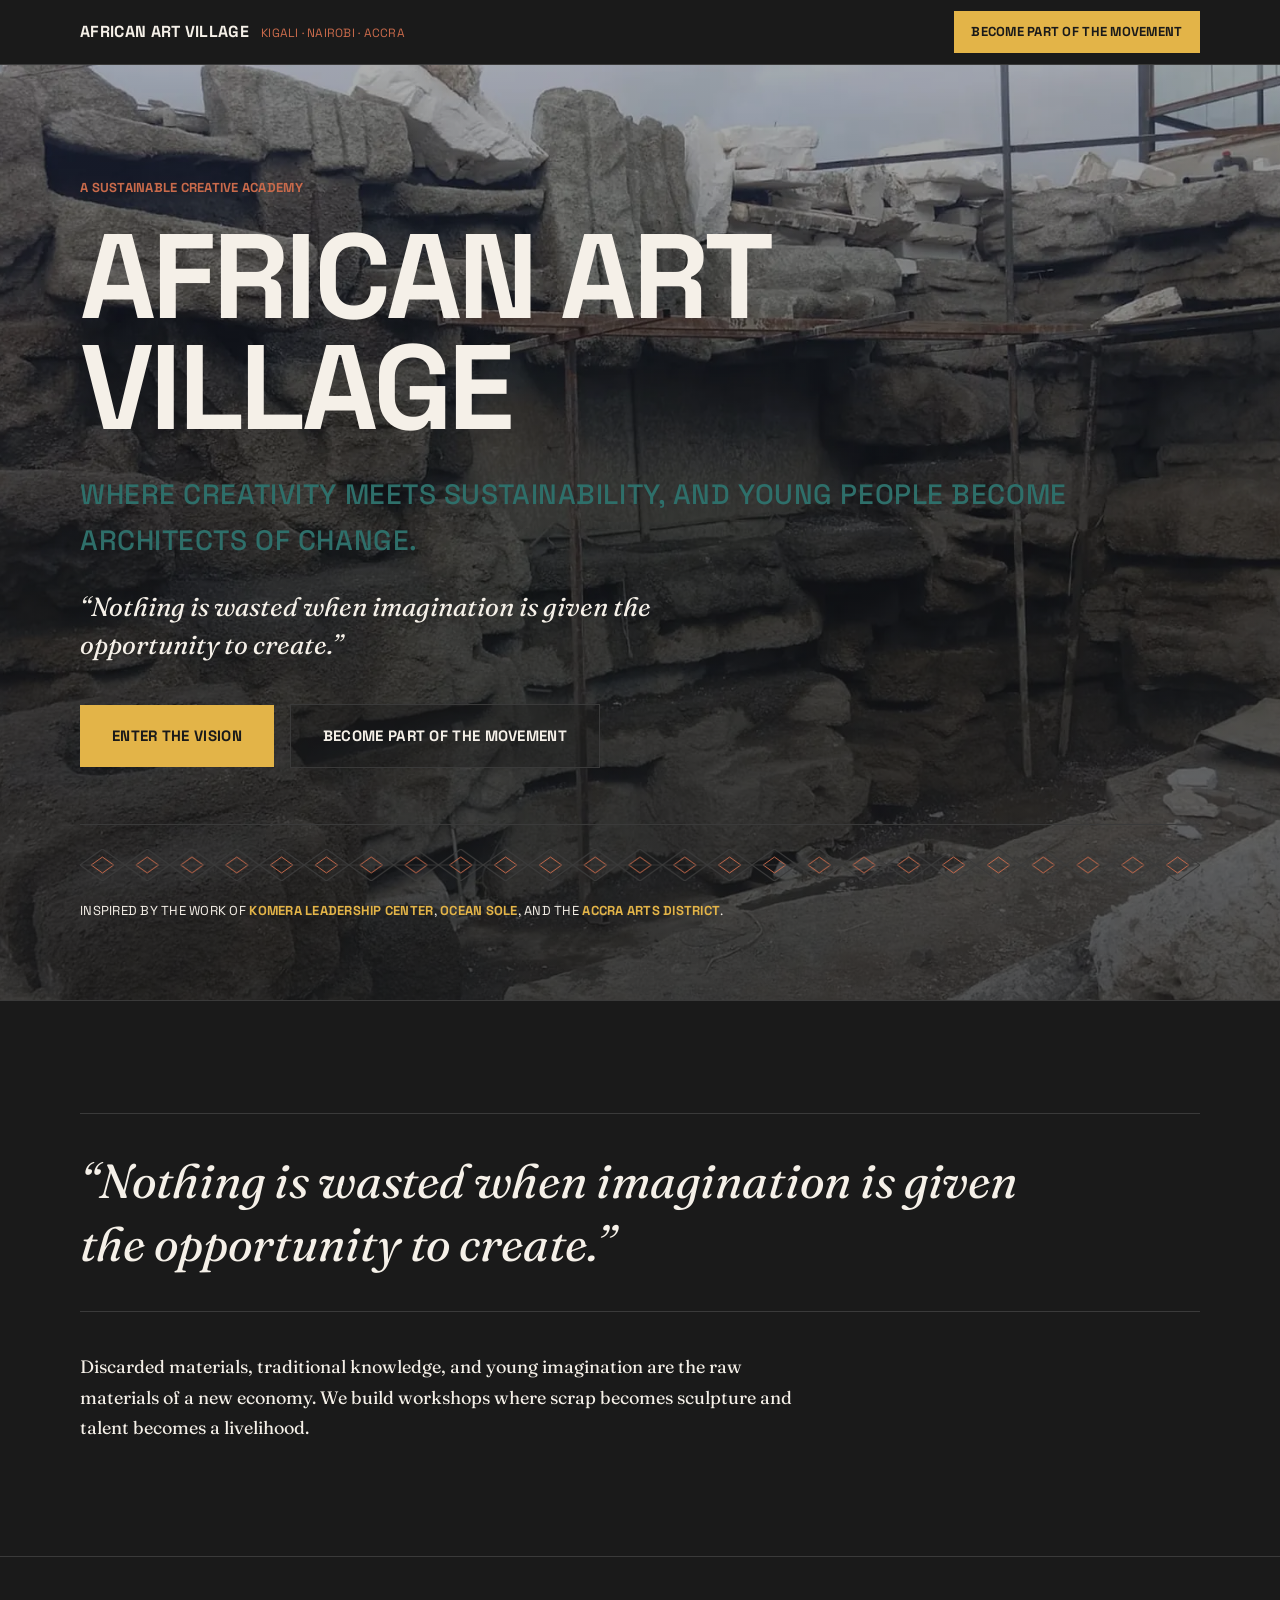
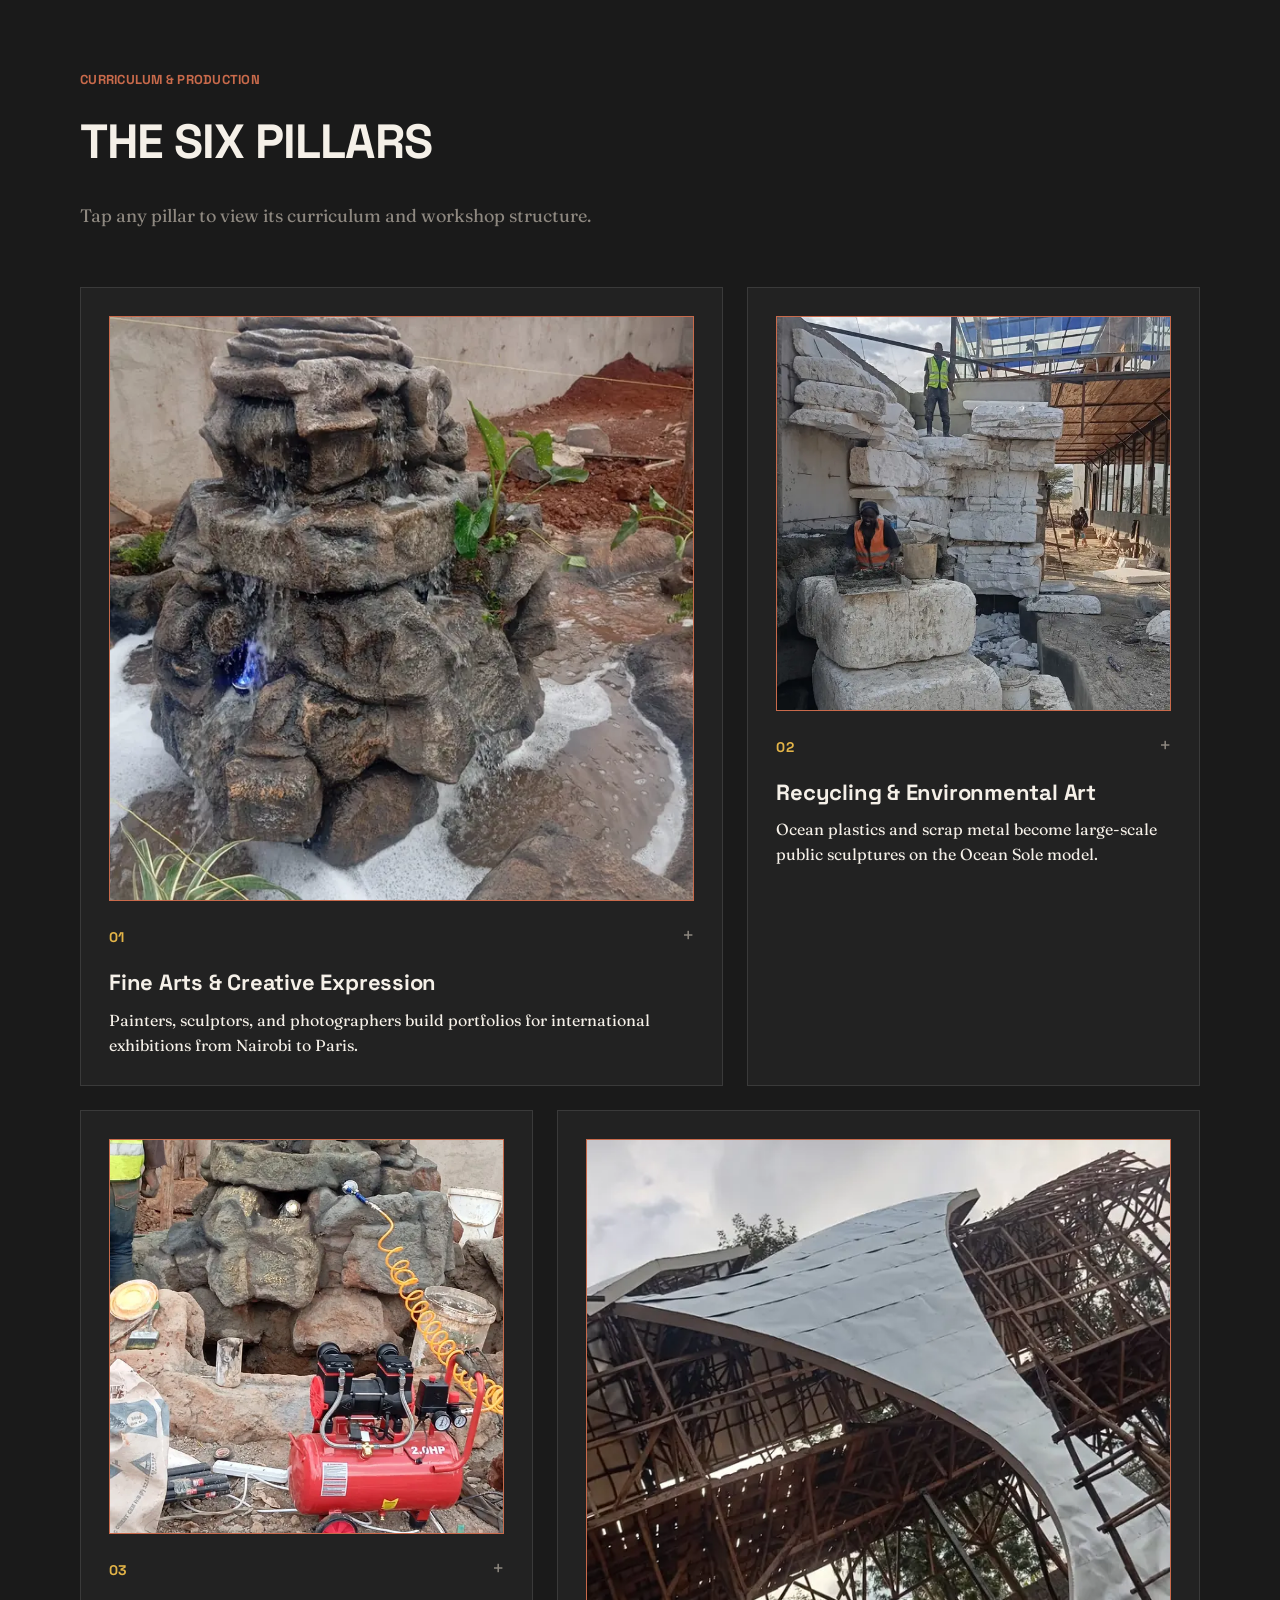
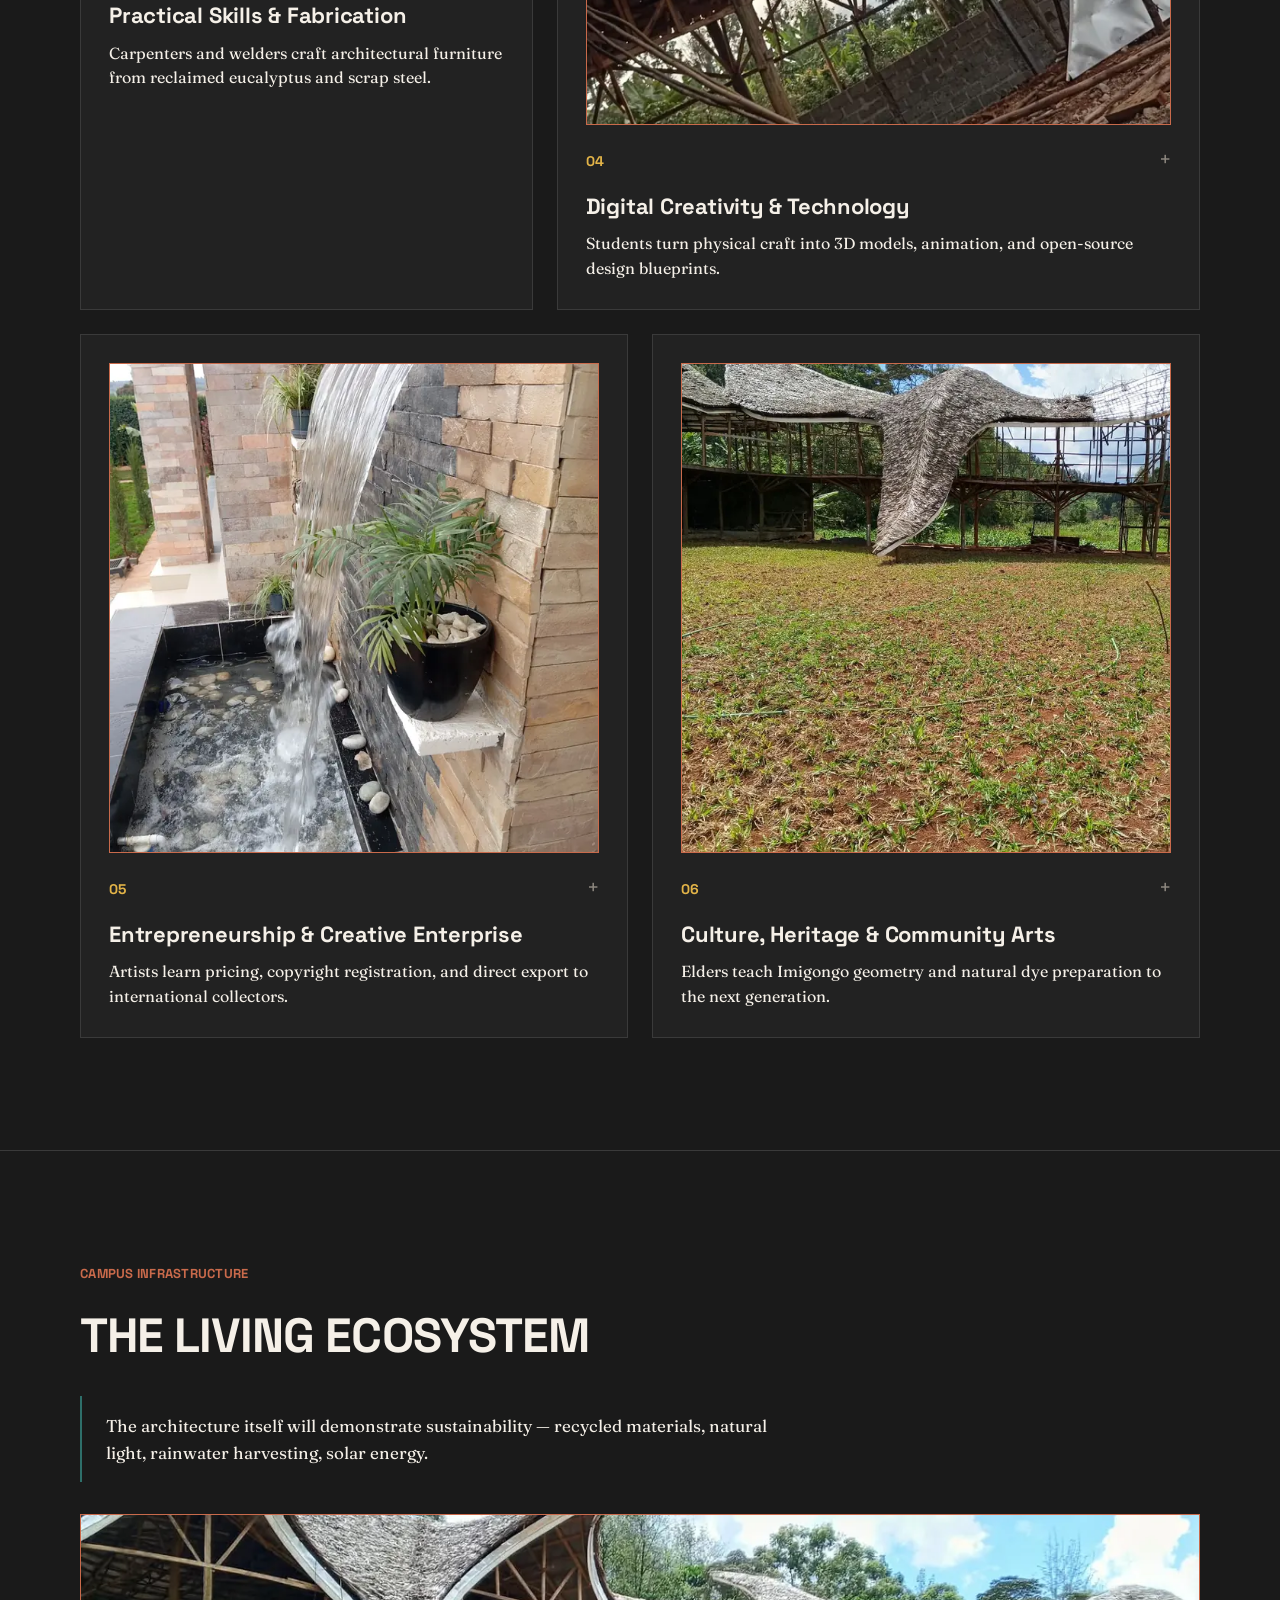
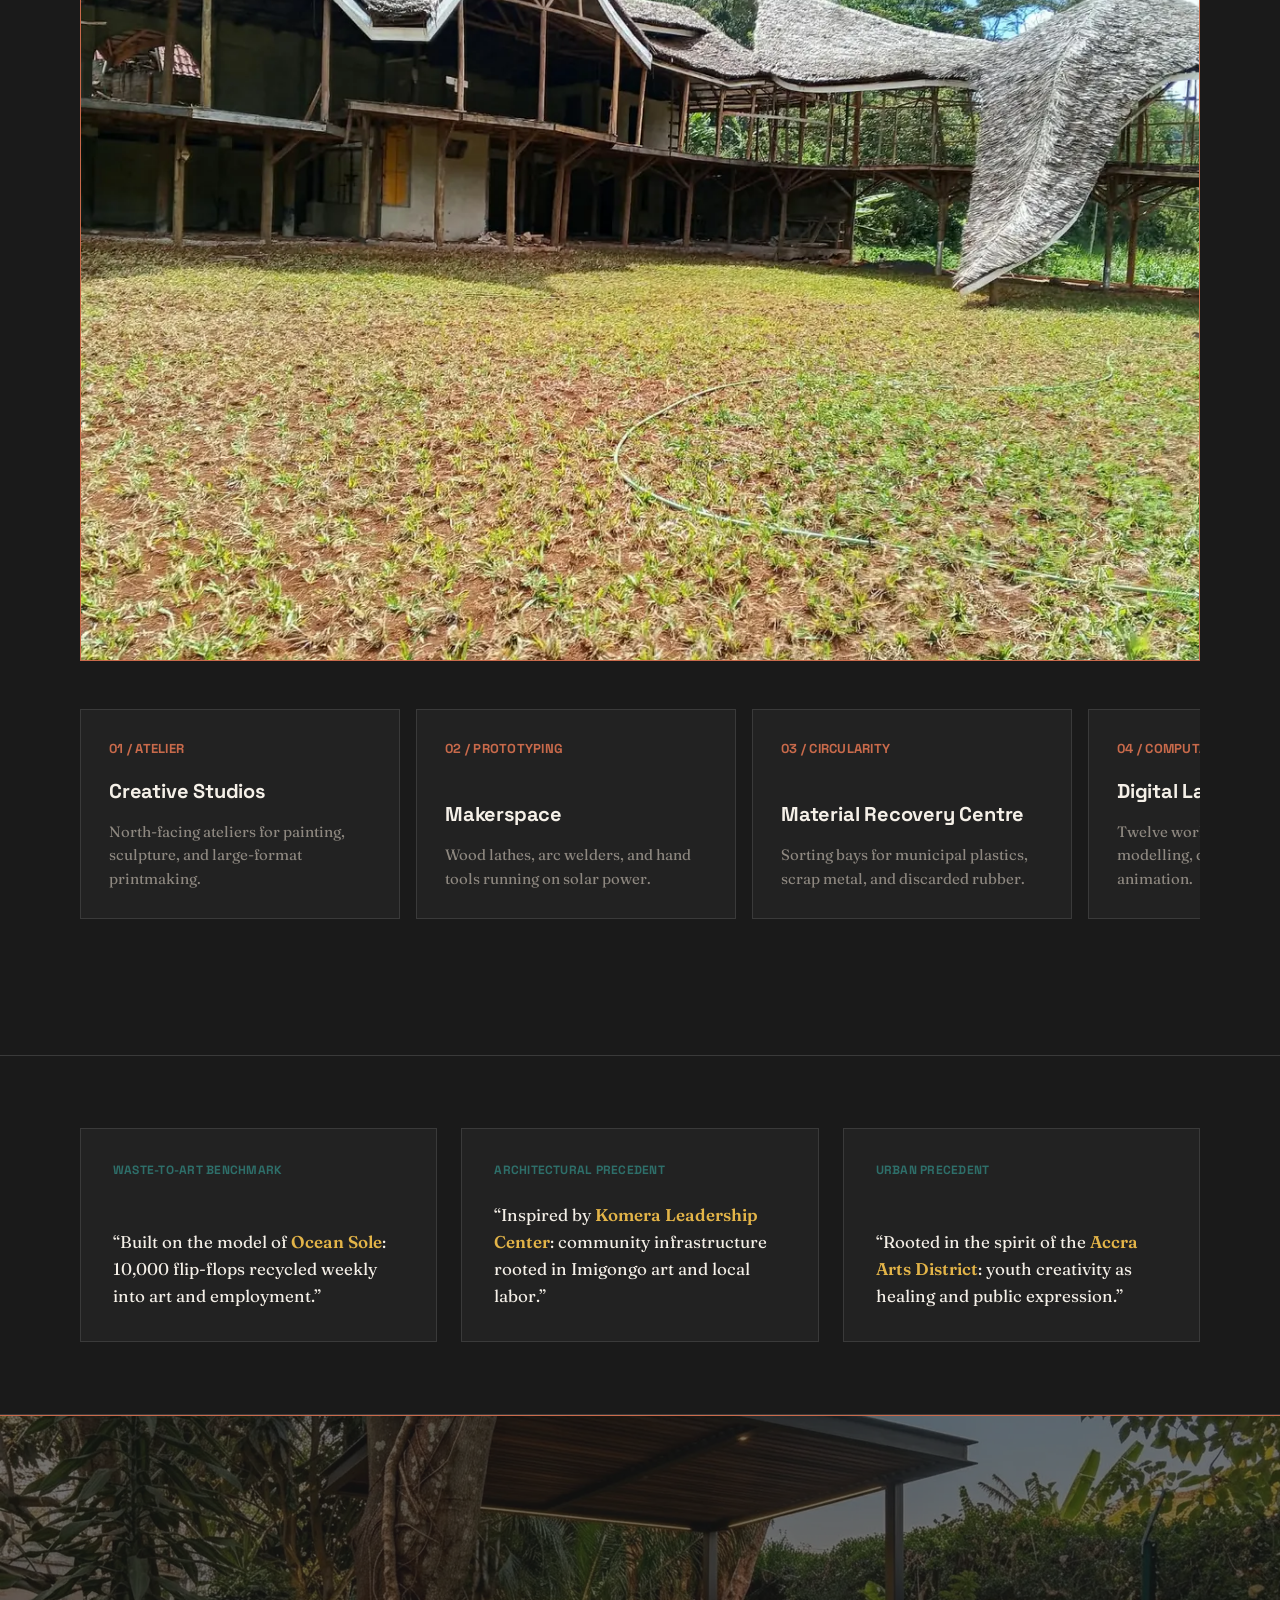
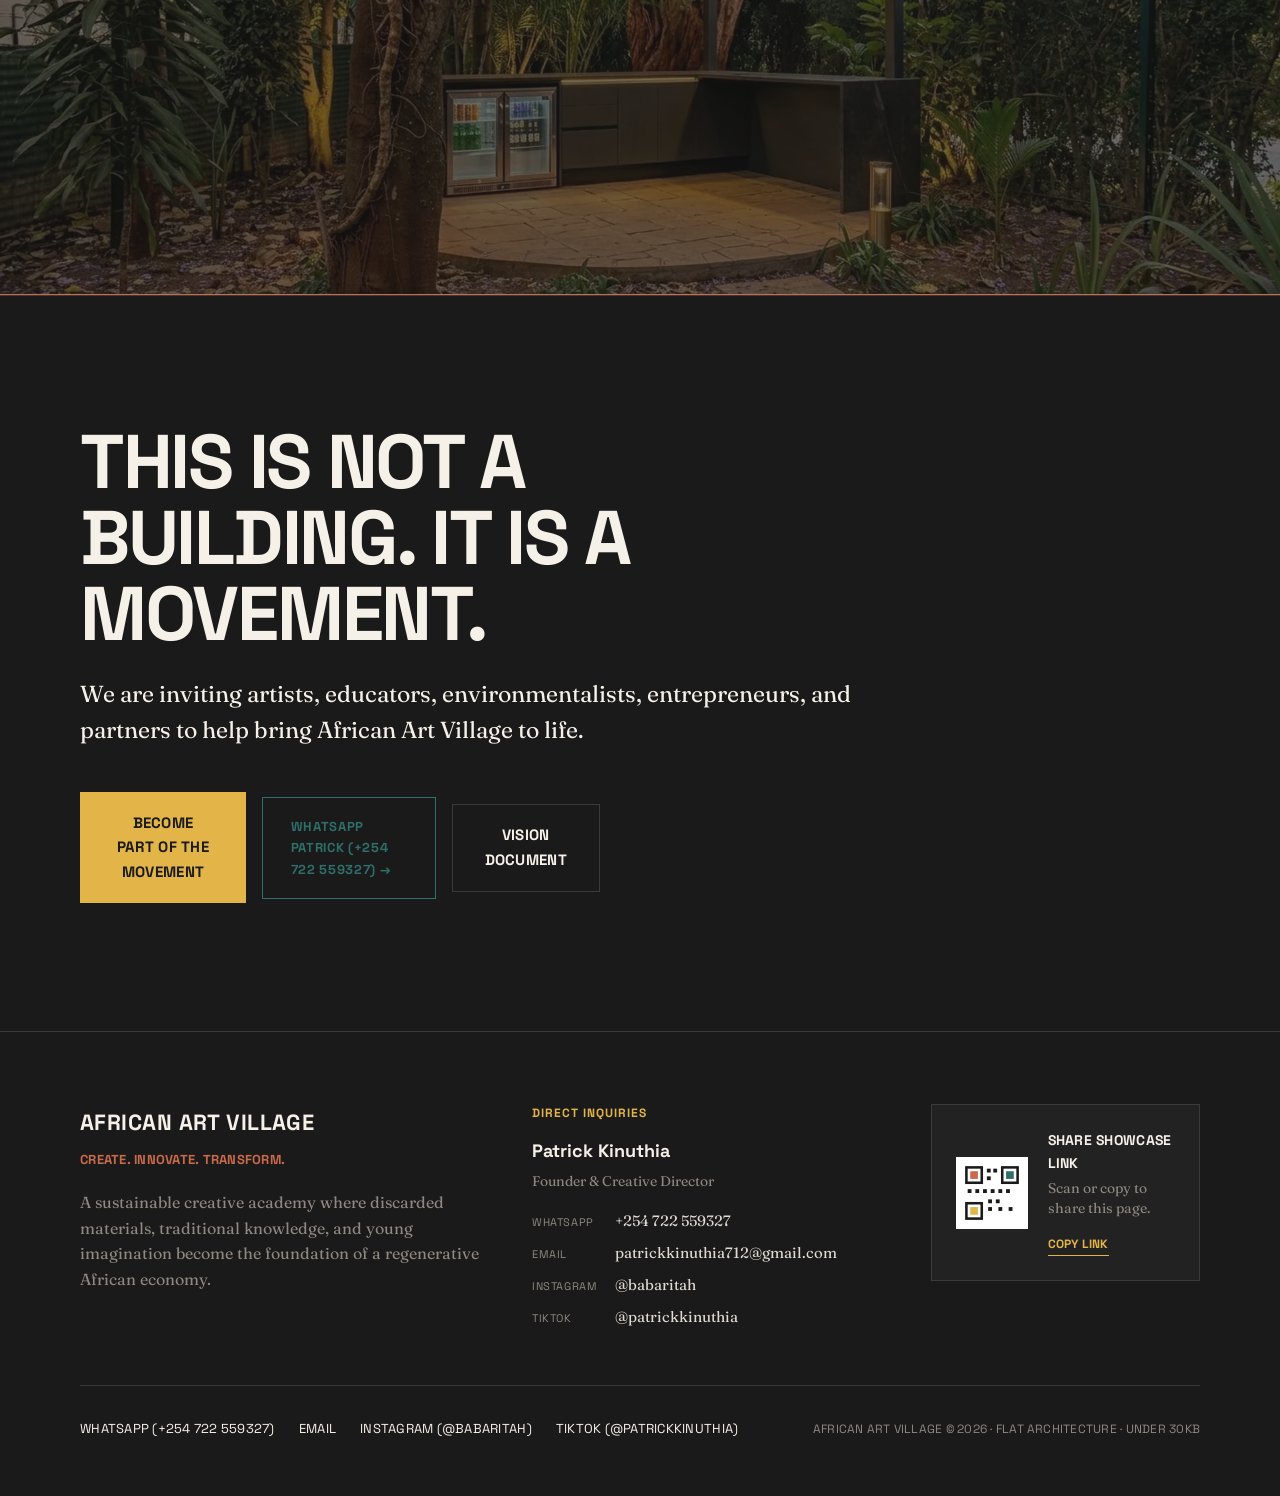
<file: index.html>
<!--
================================================================================
AFRICAN ART VILLAGE — OFFLINE PHOTOGRAPHY SHOOTING BRIEF & IMAGE SLOT REGISTRY
================================================================================
Instructions for the artist and photographer:
Every image slot below is mapped to code with zero layout shift (CLS: 0).
Follow the specific framing, focal points, and lighting directions below.

SLOT 01: HERO BACKGROUND
- Code Slot: .hero-photo-layer
- Aspect Ratio: 4:5 vertical (mobile) / 16:9 landscape (desktop)
- Target Dimensions: 1080×1350 (mobile) / 1920×1080 (desktop)
- Crop & Focal Point: Cover, focal point 50% 40% (centered slightly high)
- Lighting & Tone: Raking natural light, dark background (wall, doorway, shaded yard).
- Subject: Artist's strongest finished sculpture/assemblage. Dark enough for white text.
- Fallback: Gracefully displays [ PHOTO PENDING — HERO ] on #3A3A3A with #C96A4B hairline border.
- Files: images/hero-sculpture-mobile.webp, images/hero-sculpture-desktop.webp (with JPG fallbacks)

SLOT 02: PHILOSOPHY SECTION
- Status: TYPE-ONLY. No image. Preserves textual weight and manifesto focus.

SLOT 03: SIX PILLAR DETAIL SQUARES
- Code Slot: .pillar-photo-slot within each of the 6 pillar cards
- Aspect Ratio: 1:1 square
- Target Dimensions: 640×640
- Crop & Focal Point: Cover, focal point centre
- Composition: Macro close-up (~30cm). Focus on hands working or material texture.
  No direct-to-camera smiling portraits.
  • Pillar 01 (Fine Arts): images/pillar-01-fine-arts.webp — Finished canvas or sculpture detail in raking light.
  • Pillar 02 (Recycling): images/pillar-02-recycling.webp — Hands sorting/cutting discarded material; raw material pile.
  • Pillar 03 (Fabrication): images/pillar-03-fabrication.webp — Tools in use on timber or metal; sawdust; join mid-cut.
  • Pillar 04 (Digital): images/pillar-04-digital.webp — Screen glow on hands, or 3D print mid-layer.
  • Pillar 05 (Enterprise): images/pillar-05-enterprise.webp — Products arranged as market stall; price tag; wrapped parcel.
  • Pillar 06 (Heritage): images/pillar-06-heritage.webp — Traditional Imigongo relief, textile weave, elder's hands with youth.
- Fallbacks: [ PHOTO PENDING — PILLAR 01 ] through [ PHOTO PENDING — PILLAR 06 ]

SLOT 04: LIVING ECOSYSTEM WIDE SHOT
- Code Slot: .ecosystem-photo-slot
- Aspect Ratio: 3:2 landscape
- Target Dimensions: 1200×800
- Crop: Cover
- Subject: Wide shot of real build/workshop/garden (rammed stone, scaffolding, earth walls).
- Active Image: images/ecosystem-workshop-build-1200.webp (Real stone & earth construction on site)
- Fallback: [ PHOTO PENDING — ECOSYSTEM ]

SLOT 05: PRE-CTA ATMOSPHERIC BAND
- Code Slot: .pre-cta-photo-slot
- Aspect Ratio: 16:9 landscape
- Target Dimensions: 1920×1080
- Crop: Cover, darkened 60% with rgba(26,26,26,0.60) overlay
- Subject: Single atmospheric wide shot across outdoor grounds, evening light, no faces.
- Active Image: images/pre-cta-atmospheric-wide-1920.webp
- Fallback: [ PHOTO PENDING — PRE-CTA ATMOSPHERE ]

SLOT 06: FOOTER
- Status: TYPE-ONLY. No image.
================================================================================
-->
<!DOCTYPE html>
<html lang="en">
<head>
  <meta charset="UTF-8">
  <meta name="viewport" content="width=device-width, initial-scale=1.0">
  <title>African Art Village | A Sustainable Creative Academy</title>
  <meta name="description" content="A vision for creativity, environmental transformation, and youth empowerment. Discover African Art Village — and become part of the movement.">
  <meta name="theme-color" content="#1A1A1A">

  <link rel="preconnect" href="https://fonts.googleapis.com">
  <link rel="preconnect" href="https://fonts.gstatic.com" crossorigin>
  <link href="https://fonts.googleapis.com/css2?family=Fraunces:ital,opsz,wght@0,9..144,400;0,9..144,600;1,9..144,400&family=Space+Grotesk:wght@500;700&display=swap" rel="stylesheet">

  <style>
    /* ==========================================================================
       DESIGN TOKENS & RESET — AFRICAN ART VILLAGE
       ========================================================================== */
    :root {
      --base: #1A1A1A;
      --surface: #222222;
      --border: #3A3A3A;
      --terracotta: #C96A4B;
      --teal: #2E6F6A;
      --gold: #E3B448;
      --offwhite: #F5F0E8;
      --muted: #8E8880;

      --font-display: 'Space Grotesk', -apple-system, sans-serif;
      --font-serif: 'Fraunces', Georgia, serif;
    }

    *, *::before, *::after {
      box-sizing: border-box;
      margin: 0;
      padding: 0;
      -webkit-tap-highlight-color: transparent;
    }

    html {
      font-size: 16px;
      scroll-behavior: smooth;
      background: var(--base);
      color: var(--offwhite);
      -webkit-font-smoothing: antialiased;
    }

    body {
      font-family: var(--font-serif);
      font-size: 1rem;
      line-height: 1.65;
      background: var(--base);
      color: var(--offwhite);
      overflow-x: hidden;
    }

    @media (min-width: 768px) {
      body {
        font-size: 1.125rem;
      }
    }

    a {
      color: inherit;
      text-decoration: none;
    }

    button {
      font: inherit;
      background: none;
      border: none;
      cursor: pointer;
      color: inherit;
    }

    :focus-visible {
      outline: 2px solid var(--gold);
      outline-offset: 3px;
    }

    .container {
      width: 100%;
      max-width: 1200px;
      margin: 0 auto;
      padding: 0 1.25rem;
    }

    @media (min-width: 768px) {
      .container {
        padding: 0 2.5rem;
      }
    }

    /* ==========================================================================
       PHOTO SYSTEM & CONTROLLED IMAGE SLOTS
       ========================================================================== */
    .photo-slot {
      position: relative;
      background-color: var(--border);
      border: 1px solid var(--terracotta);
      overflow: hidden;
      display: flex;
      align-items: center;
      justify-content: center;
      box-sizing: border-box;
    }

    .photo-slot-label {
      font-family: var(--font-serif);
      font-size: 13px;
      text-transform: uppercase;
      letter-spacing: 0.08em;
      color: var(--offwhite);
      padding: 1rem;
      text-align: center;
      pointer-events: none;
      z-index: 1;
    }

    .photo-slot picture,
    .photo-slot img {
      position: absolute;
      inset: 0;
      width: 100%;
      height: 100%;
      object-fit: cover;
      z-index: 2;
      display: block;
    }

    /* Slot 01: Hero Background */
    .hero-photo-layer {
      position: absolute;
      inset: 0;
      width: 100%;
      height: 100%;
      z-index: 1;
      background-color: var(--base);
      overflow: hidden;
      border: none;
    }

    .hero-photo-layer img {
      object-position: 50% 40%;
    }

    .hero-gradient-overlay {
      position: absolute;
      inset: 0;
      z-index: 3;
      background: linear-gradient(to top, rgba(26, 26, 26, 0.75) 0%, rgba(26, 26, 26, 0.35) 100%);
      pointer-events: none;
    }

    /* Slot 03: Six Pillar Square Details (1:1) */
    .pillar-photo-slot {
      aspect-ratio: 1 / 1;
      width: 100%;
      margin-bottom: 1.5rem;
    }

    .pillar-photo-slot img {
      object-position: center;
    }

    /* Slot 04: Living Ecosystem Wide Shot (3:2) */
    .ecosystem-photo-slot {
      aspect-ratio: 3 / 2;
      width: 100%;
      margin-bottom: 3rem;
    }

    /* Slot 05: Pre-CTA Atmospheric Band (16:9) */
    .pre-cta-section {
      width: 100%;
      border-bottom: 1px solid var(--border);
      background-color: var(--base);
    }

    .pre-cta-slot {
      aspect-ratio: 16 / 9;
      width: 100%;
      max-height: 480px;
      border-left: none;
      border-right: none;
    }

    .pre-cta-dark-overlay {
      position: absolute;
      inset: 0;
      background: rgba(26, 26, 26, 0.60);
      z-index: 3;
      pointer-events: none;
    }

    /* ==========================================================================
       TOP MASTHEAD (Flat, No Blur, No Shadows)
       ========================================================================== */
    .site-header {
      position: sticky;
      top: 0;
      z-index: 100;
      background: var(--base);
      border-bottom: 1px solid var(--border);
    }

    .header-inner {
      display: flex;
      align-items: center;
      justify-content: space-between;
      height: 64px;
    }

    .brand-mark {
      display: flex;
      align-items: baseline;
      gap: 0.75rem;
    }

    .brand-title {
      font-family: var(--font-display);
      font-weight: 700;
      font-size: 1rem;
      letter-spacing: 0.02em;
      text-transform: uppercase;
      color: var(--offwhite);
    }

    .brand-sub {
      font-family: var(--font-display);
      font-size: 0.75rem;
      color: var(--terracotta);
      letter-spacing: 0.02em;
      text-transform: uppercase;
      display: none;
    }

    @media (min-width: 640px) {
      .brand-sub {
        display: inline;
      }
    }

    .header-action {
      font-family: var(--font-display);
      font-size: 0.8125rem;
      font-weight: 700;
      letter-spacing: 0.02em;
      text-transform: uppercase;
      color: var(--base);
      background: var(--gold);
      padding: 0.65rem 1.1rem;
      transition: background 160ms ease-out;
    }

    .header-action:hover {
      background: #ecd070;
    }

    /* ==========================================================================
       HERO (Poster Scale, Left-Aligned, Legible Over Dark Image)
       ========================================================================== */
    .hero-section {
      position: relative;
      padding: 4.5rem 0 3.5rem;
      border-bottom: 1px solid var(--border);
      background: var(--base);
      overflow: hidden;
    }

    @media (min-width: 768px) {
      .hero-section {
        padding: 7rem 0 5rem;
      }
    }

    .hero-content {
      position: relative;
      z-index: 5;
    }

    .hero-kicker {
      font-family: var(--font-display);
      font-size: 0.8125rem;
      font-weight: 700;
      text-transform: uppercase;
      letter-spacing: 0.02em;
      color: var(--terracotta);
      margin-bottom: 1.5rem;
    }

    .hero-headline {
      font-family: var(--font-display);
      font-size: clamp(3.25rem, 11vw, 7.5rem);
      font-weight: 700;
      line-height: 0.92;
      letter-spacing: -0.03em;
      text-transform: uppercase;
      color: var(--offwhite);
      margin-bottom: 1.75rem;
      max-width: 14ch;
    }

    .hero-subheadline {
      font-family: var(--font-display);
      font-size: clamp(1.2rem, 3vw, 1.75rem);
      font-weight: 500;
      color: var(--teal);
      letter-spacing: 0.02em;
      text-transform: uppercase;
      margin-bottom: 1.5rem;
    }

    .hero-manifesto {
      font-family: var(--font-serif);
      font-size: clamp(1.25rem, 2.5vw, 1.65rem);
      font-style: italic;
      line-height: 1.45;
      color: var(--offwhite);
      max-width: 38ch;
      margin-bottom: 2.5rem;
    }

    .hero-actions {
      display: flex;
      flex-direction: column;
      gap: 1rem;
      margin-bottom: 3.5rem;
    }

    @media (min-width: 480px) {
      .hero-actions {
        flex-direction: row;
        align-items: center;
      }
    }

    .btn-primary {
      display: inline-block;
      font-family: var(--font-display);
      font-size: 0.9375rem;
      font-weight: 700;
      text-transform: uppercase;
      letter-spacing: 0.02em;
      padding: 1.15rem 2rem;
      background: var(--gold);
      color: var(--base);
      text-align: center;
      transition: background 160ms ease-out;
    }

    .btn-primary:hover {
      background: #ecd070;
    }

    .btn-secondary {
      display: inline-block;
      font-family: var(--font-display);
      font-size: 0.9375rem;
      font-weight: 700;
      text-transform: uppercase;
      letter-spacing: 0.02em;
      padding: 1.15rem 2rem;
      border: 1px solid var(--border);
      color: var(--offwhite);
      text-align: center;
      background: rgba(26, 26, 26, 0.4);
      transition: border-color 160ms ease-out, color 160ms ease-out;
    }

    .btn-secondary:hover {
      border-color: var(--terracotta);
      color: var(--terracotta);
    }

    /* Imigongo Architectural Border Block */
    .hero-imigongo-band {
      margin-top: 3rem;
      border-top: 1px solid var(--border);
      padding-top: 1.5rem;
      position: relative;
      z-index: 5;
    }

    .imigongo-svg-strip {
      width: 100%;
      height: 32px;
      display: block;
    }

    .hero-trust {
      font-family: var(--font-display);
      font-size: 0.8125rem;
      letter-spacing: 0.02em;
      text-transform: uppercase;
      color: var(--offwhite);
      margin-top: 1.25rem;
      line-height: 1.5;
    }

    .hero-trust strong {
      color: var(--gold);
      font-weight: 700;
    }

    /* ==========================================================================
       PHILOSOPHY SECTION (Editorial Pull-Quote, Hairline Rules, Type-Only)
       ========================================================================== */
    .philosophy-section {
      padding: 5rem 0;
      border-bottom: 1px solid var(--border);
      background: var(--base);
    }

    @media (min-width: 768px) {
      .philosophy-section {
        padding: 7rem 0;
      }
    }

    .pullquote-wrapper {
      border-top: 1px solid var(--border);
      border-bottom: 1px solid var(--border);
      padding: 2.25rem 0;
      margin-bottom: 2.5rem;
    }

    .pullquote-text {
      font-family: var(--font-serif);
      font-size: clamp(2rem, 5vw, 3rem);
      font-weight: 400;
      font-style: italic;
      line-height: 1.3;
      color: var(--offwhite);
      max-width: 32ch;
    }

    .philosophy-body {
      font-family: var(--font-serif);
      font-size: 1.125rem;
      line-height: 1.7;
      color: var(--offwhite);
      max-width: 60ch;
    }

    /* ==========================================================================
       THE SIX PILLARS (Asymmetric 12-Column Desktop Grid, 1:1 Photo Slots)
       ========================================================================== */
    .pillars-section {
      padding: 5rem 0;
      border-bottom: 1px solid var(--border);
      background: var(--base);
    }

    @media (min-width: 768px) {
      .pillars-section {
        padding: 7rem 0;
      }
    }

    .section-kicker {
      font-family: var(--font-display);
      font-size: 0.8125rem;
      font-weight: 700;
      text-transform: uppercase;
      letter-spacing: 0.02em;
      color: var(--terracotta);
      margin-bottom: 0.75rem;
    }

    .section-title {
      font-family: var(--font-display);
      font-size: clamp(2rem, 4.5vw, 3rem);
      font-weight: 700;
      letter-spacing: -0.02em;
      text-transform: uppercase;
      color: var(--offwhite);
      margin-bottom: 1.25rem;
      max-width: 22ch;
    }

    .section-intro {
      font-family: var(--font-serif);
      font-size: 1.125rem;
      line-height: 1.65;
      color: var(--muted);
      max-width: 60ch;
      margin-bottom: 3.5rem;
    }

    .pillars-grid {
      display: grid;
      grid-template-columns: 1fr;
      gap: 1.5rem;
    }

    @media (min-width: 900px) {
      .pillars-grid {
        grid-template-columns: repeat(12, 1fr);
      }
      .pillar-col-7 { grid-column: span 7; }
      .pillar-col-5 { grid-column: span 5; }
      .pillar-col-6 { grid-column: span 6; }
    }

    .pillar-card {
      border: 1px solid var(--border);
      padding: 1.75rem;
      background: var(--surface);
      cursor: pointer;
      display: flex;
      flex-direction: column;
      justify-content: space-between;
      min-height: 240px;
      transition: border-color 160ms ease-out;
    }

    .pillar-card:hover {
      border-color: var(--gold);
    }

    .pillar-card[aria-expanded="true"] {
      border-color: var(--terracotta);
    }

    .pillar-header {
      display: flex;
      justify-content: space-between;
      align-items: baseline;
      margin-bottom: 1.25rem;
    }

    .pillar-num {
      font-family: var(--font-display);
      font-size: 0.875rem;
      font-weight: 700;
      letter-spacing: 0.02em;
      color: var(--gold);
    }

    .pillar-toggle {
      font-family: var(--font-display);
      font-size: 1.25rem;
      line-height: 1;
      color: var(--muted);
      transition: color 160ms ease-out, transform 160ms ease-out;
    }

    .pillar-card:hover .pillar-toggle,
    .pillar-card[aria-expanded="true"] .pillar-toggle {
      color: var(--offwhite);
    }

    .pillar-card[aria-expanded="true"] .pillar-toggle {
      transform: rotate(45deg);
    }

    .pillar-title {
      font-family: var(--font-display);
      font-size: 1.375rem;
      font-weight: 700;
      line-height: 1.2;
      letter-spacing: -0.01em;
      color: var(--offwhite);
      margin-bottom: 0.75rem;
    }

    .pillar-desc {
      font-family: var(--font-serif);
      font-size: 1rem;
      line-height: 1.55;
      color: var(--offwhite);
      max-width: 55ch;
    }

    .pillar-detail {
      display: none;
      margin-top: 1.5rem;
      padding-top: 1.5rem;
      border-top: 1px solid var(--border);
      font-family: var(--font-serif);
      font-size: 0.9375rem;
      line-height: 1.6;
      color: var(--muted);
    }

    .pillar-card[aria-expanded="true"] .pillar-detail {
      display: block;
    }

    /* ==========================================================================
       LIVING ECOSYSTEM (3:2 Wide Shot + 10 Facilities List)
       ========================================================================== */
    .ecosystem-section {
      padding: 5rem 0;
      border-bottom: 1px solid var(--border);
      background: var(--base);
    }

    @media (min-width: 768px) {
      .ecosystem-section {
        padding: 7rem 0;
      }
    }

    .arch-statement {
      border-left: 2px solid var(--teal);
      padding: 1rem 0 1rem 1.5rem;
      margin-bottom: 2rem;
      max-width: 60ch;
    }

    .arch-statement-text {
      font-family: var(--font-serif);
      font-size: 1.0625rem;
      color: var(--offwhite);
      line-height: 1.6;
    }

    .facilities-scroll {
      display: flex;
      gap: 1rem;
      overflow-x: auto;
      scroll-snap-type: x mandatory;
      padding-bottom: 1.5rem;
      -webkit-overflow-scrolling: touch;
      scrollbar-width: thin;
      scrollbar-color: var(--border) var(--base);
    }

    .facility-item {
      flex: 0 0 280px;
      scroll-snap-align: start;
      border: 1px solid var(--border);
      padding: 1.75rem;
      background: var(--surface);
      display: flex;
      flex-direction: column;
      justify-content: space-between;
      min-height: 200px;
    }

    @media (min-width: 768px) {
      .facility-item {
        flex: 0 0 320px;
      }
    }

    .facility-num {
      font-family: var(--font-display);
      font-size: 0.8125rem;
      font-weight: 700;
      letter-spacing: 0.02em;
      color: var(--terracotta);
      margin-bottom: 1rem;
    }

    .facility-name {
      font-family: var(--font-display);
      font-size: 1.25rem;
      font-weight: 700;
      letter-spacing: -0.01em;
      color: var(--offwhite);
      margin-bottom: 0.75rem;
    }

    .facility-desc {
      font-family: var(--font-serif);
      font-size: 0.9375rem;
      line-height: 1.55;
      color: var(--muted);
    }

    /* ==========================================================================
       SOCIAL PROOF / VALIDATION STRIP
       ========================================================================== */
    .proof-section {
      padding: 4.5rem 0;
      border-bottom: 1px solid var(--border);
      background: var(--base);
    }

    .proof-grid {
      display: grid;
      grid-template-columns: 1fr;
      gap: 1.5rem;
    }

    @media (min-width: 768px) {
      .proof-grid {
        grid-template-columns: repeat(3, 1fr);
      }
    }

    .proof-card {
      border: 1px solid var(--border);
      padding: 2rem;
      background: var(--surface);
      display: flex;
      flex-direction: column;
      justify-content: space-between;
    }

    .proof-label {
      font-family: var(--font-display);
      font-size: 0.75rem;
      font-weight: 700;
      text-transform: uppercase;
      letter-spacing: 0.02em;
      color: var(--teal);
      margin-bottom: 1.25rem;
    }

    .proof-quote {
      font-family: var(--font-serif);
      font-size: 1.0625rem;
      line-height: 1.6;
      color: var(--offwhite);
    }

    .proof-quote strong {
      color: var(--gold);
      font-weight: 600;
    }

    /* ==========================================================================
       SLOT 05: PRE-CTA ATMOSPHERIC BAND (16:9 Landscape, 1920×1080, 60% Dark)
       ========================================================================== */
    .pre-cta-section {
      width: 100%;
      border-bottom: 1px solid var(--border);
      background-color: var(--base);
    }

    .pre-cta-slot {
      aspect-ratio: 16 / 9;
      width: 100%;
      max-height: 480px;
      border-left: none;
      border-right: none;
    }

    .pre-cta-dark-overlay {
      position: absolute;
      inset: 0;
      background: rgba(26, 26, 26, 0.60);
      z-index: 3;
      pointer-events: none;
    }

    /* ==========================================================================
       THE ASK / FINAL CTA (Poster Scale, Clear Declarative Verbs)
       ========================================================================== */
    .ask-section {
      padding: 6rem 0;
      border-bottom: 1px solid var(--border);
      background: var(--base);
    }

    @media (min-width: 768px) {
      .ask-section {
        padding: 8rem 0;
      }
    }

    .ask-headline {
      font-family: var(--font-display);
      font-size: clamp(2.5rem, 7vw, 4.75rem);
      font-weight: 700;
      line-height: 1;
      letter-spacing: -0.03em;
      text-transform: uppercase;
      color: var(--offwhite);
      margin-bottom: 1.5rem;
      max-width: 16ch;
    }

    .ask-subheadline {
      font-family: var(--font-serif);
      font-size: clamp(1.125rem, 2.5vw, 1.45rem);
      line-height: 1.55;
      color: var(--offwhite);
      max-width: 52ch;
      margin-bottom: 2.75rem;
    }

    .ask-actions {
      display: flex;
      flex-direction: column;
      gap: 1rem;
      max-width: 520px;
    }

    @media (min-width: 540px) {
      .ask-actions {
        flex-direction: row;
        align-items: center;
      }
    }

    /* ==========================================================================
       SLOT 06: FOOTER (TYPE-ONLY — NO IMAGE)
       ========================================================================== */
    .site-footer {
      padding: 4.5rem 0 3.5rem;
      background: var(--base);
    }

    .footer-layout {
      display: grid;
      grid-template-columns: 1fr;
      gap: 3rem;
      margin-bottom: 3.5rem;
    }

    @media (min-width: 900px) {
      .footer-layout {
        grid-template-columns: 1.5fr 1.3fr 1fr;
        align-items: start;
      }
    }

    .footer-title {
      font-family: var(--font-display);
      font-size: 1.375rem;
      font-weight: 700;
      text-transform: uppercase;
      letter-spacing: 0.02em;
      color: var(--offwhite);
      margin-bottom: 0.5rem;
    }

    .footer-motto {
      font-family: var(--font-display);
      font-size: 0.8125rem;
      font-weight: 700;
      letter-spacing: 0.02em;
      text-transform: uppercase;
      color: var(--terracotta);
      margin-bottom: 1.25rem;
    }

    .footer-copy {
      font-family: var(--font-serif);
      font-size: 1rem;
      color: var(--muted);
      line-height: 1.6;
      max-width: 50ch;
    }

    .footer-qr-panel {
      border: 1px solid var(--border);
      padding: 1.5rem;
      background: var(--surface);
      display: flex;
      gap: 1.25rem;
      align-items: center;
    }

    .qr-svg-box {
      width: 72px;
      height: 72px;
      background: #FFFFFF;
      padding: 4px;
      flex-shrink: 0;
    }

    .qr-svg-box svg {
      width: 100%;
      height: 100%;
      display: block;
    }

    .qr-note-title {
      font-family: var(--font-display);
      font-size: 0.875rem;
      font-weight: 700;
      text-transform: uppercase;
      letter-spacing: 0.02em;
      color: var(--offwhite);
      margin-bottom: 0.25rem;
    }

    .qr-note-desc {
      font-family: var(--font-serif);
      font-size: 0.875rem;
      color: var(--muted);
      line-height: 1.4;
      margin-bottom: 0.5rem;
    }

    .share-link-btn {
      font-family: var(--font-display);
      font-size: 0.75rem;
      font-weight: 700;
      text-transform: uppercase;
      letter-spacing: 0.02em;
      color: var(--gold);
      border-bottom: 1px solid var(--gold);
      padding-bottom: 1px;
      display: inline-block;
    }

    .footer-bottom {
      border-top: 1px solid var(--border);
      padding-top: 2rem;
      display: flex;
      flex-direction: column;
      gap: 1.25rem;
    }

    @media (min-width: 640px) {
      .footer-bottom {
        flex-direction: row;
        justify-content: space-between;
        align-items: baseline;
      }
    }

    .footer-links {
      display: flex;
      gap: 1.5rem;
      font-family: var(--font-display);
      font-size: 0.8125rem;
      text-transform: uppercase;
      letter-spacing: 0.02em;
      color: var(--offwhite);
    }

    .footer-links a:hover {
      color: var(--gold);
    }

    .footer-tag {
      font-family: var(--font-display);
      font-size: 0.75rem;
      letter-spacing: 0.02em;
      text-transform: uppercase;
      color: var(--muted);
    }

    /* ==========================================================================
       MODAL (Drawer with Plain Labels, Flat 1px Border)
       ========================================================================== */
    .modal-overlay {
      position: fixed;
      inset: 0;
      background: rgba(10, 10, 10, 0.85);
      z-index: 200;
      display: none;
      place-items: end center;
    }

    @media (min-width: 640px) {
      .modal-overlay {
        place-items: center;
      }
    }

    .modal-overlay.active {
      display: grid;
    }

    .modal-sheet {
      width: 100%;
      max-width: 560px;
      max-height: 90vh;
      overflow-y: auto;
      background: var(--base);
      border: 1px solid var(--border);
      padding: 2.25rem 1.75rem;
      position: relative;
    }

    .modal-close {
      position: absolute;
      top: 1.5rem;
      right: 1.5rem;
      font-family: var(--font-display);
      font-size: 1.5rem;
      line-height: 1;
      color: var(--muted);
    }

    .modal-close:hover {
      color: var(--offwhite);
    }

    .modal-kicker {
      font-family: var(--font-display);
      font-size: 0.75rem;
      font-weight: 700;
      text-transform: uppercase;
      letter-spacing: 0.02em;
      color: var(--terracotta);
      margin-bottom: 0.5rem;
    }

    .modal-heading {
      font-family: var(--font-display);
      font-size: 1.75rem;
      font-weight: 700;
      text-transform: uppercase;
      letter-spacing: -0.02em;
      color: var(--offwhite);
      margin-bottom: 1.5rem;
    }

    .form-stack {
      display: flex;
      flex-direction: column;
      gap: 1.25rem;
    }

    .field-group {
      display: flex;
      flex-direction: column;
      gap: 0.35rem;
    }

    .field-label {
      font-family: var(--font-display);
      font-size: 0.75rem;
      font-weight: 700;
      text-transform: uppercase;
      letter-spacing: 0.02em;
      color: var(--muted);
    }

    .field-input,
    .field-textarea {
      background: var(--surface);
      border: 1px solid var(--border);
      padding: 0.85rem 1rem;
      font-family: var(--font-display);
      font-size: 0.9375rem;
      color: var(--offwhite);
      border-radius: 0;
    }

    .field-input:focus,
    .field-textarea:focus {
      border-color: var(--gold);
      outline: none;
    }

    .field-textarea {
      min-height: 80px;
      resize: vertical;
    }

    .options-row {
      display: flex;
      flex-wrap: wrap;
      gap: 0.5rem;
    }

    .option-pill {
      display: inline-flex;
      align-items: center;
      padding: 0.5rem 0.85rem;
      border: 1px solid var(--border);
      font-family: var(--font-display);
      font-size: 0.75rem;
      font-weight: 700;
      text-transform: uppercase;
      letter-spacing: 0.02em;
      cursor: pointer;
      color: var(--offwhite);
      background: var(--surface);
      transition: border-color 160ms ease-out, background 160ms ease-out;
    }

    .option-pill input {
      display: none;
    }

    .option-pill:has(input:checked) {
      border-color: var(--terracotta);
      background: var(--terracotta);
      color: #FFFFFF;
    }

    /* Modal Success State */
    .modal-confirmed {
      display: none;
      padding: 1rem 0;
    }

    .modal-confirmed.active {
      display: block;
    }

    .pass-card {
      border: 1px solid var(--gold);
      padding: 1.75rem;
      background: var(--surface);
      margin: 1.5rem 0;
    }

    .pass-id {
      font-family: var(--font-display);
      font-size: 0.8125rem;
      color: var(--gold);
      margin-bottom: 0.5rem;
    }

    .pass-name {
      font-family: var(--font-display);
      font-size: 1.5rem;
      font-weight: 700;
      color: var(--offwhite);
      margin-bottom: 0.25rem;
    }

    .pass-role {
      font-family: var(--font-display);
      font-size: 0.875rem;
      color: var(--terracotta);
      text-transform: uppercase;
      letter-spacing: 0.02em;
      margin-bottom: 1rem;
    }

    .pass-manifesto {
      font-family: var(--font-serif);
      font-size: 0.9375rem;
      font-style: italic;
      color: var(--muted);
      line-height: 1.5;
    }

    /* ==========================================================================
       SLIM STICKY MOBILE ACTION BAR
       ========================================================================== */
    .mobile-bar {
      position: fixed;
      bottom: 0;
      left: 0;
      right: 0;
      z-index: 90;
      background: var(--base);
      border-top: 1px solid var(--border);
      padding: 0.75rem 1.25rem;
      display: flex;
      align-items: center;
      gap: 0.75rem;
      transform: translateY(100%);
      transition: transform 180ms ease-out;
    }

    .mobile-bar.active {
      transform: translateY(0);
    }

    @media (min-width: 768px) {
      .mobile-bar {
        display: none !important;
      }
    }

    .mobile-bar-btn {
      flex: 1;
      background: var(--gold);
      color: var(--base);
      font-family: var(--font-display);
      font-size: 0.875rem;
      font-weight: 700;
      text-transform: uppercase;
      letter-spacing: 0.02em;
      padding: 0.85rem;
      text-align: center;
    }

    /* Direct Contact & Founder Presentation */
    .btn-whatsapp {
      font-family: var(--font-display);
      font-size: 0.8125rem;
      font-weight: 700;
      text-transform: uppercase;
      letter-spacing: 0.05em;
      padding: 1.125rem 1.75rem;
      background: transparent;
      color: var(--teal);
      border: 1px solid var(--teal);
      display: inline-flex;
      align-items: center;
      gap: 0.5rem;
      text-decoration: none;
      transition: background 0.2s ease, color 0.2s ease, border-color 0.2s ease;
    }

    .btn-whatsapp:hover {
      background: var(--teal);
      color: var(--offwhite);
    }

    .footer-contact-col {
      display: flex;
      flex-direction: column;
      gap: 0.75rem;
    }

    .footer-contact-title {
      font-family: var(--font-display);
      font-size: 0.75rem;
      font-weight: 700;
      letter-spacing: 0.08em;
      text-transform: uppercase;
      color: var(--gold);
    }

    .footer-contact-name {
      font-family: var(--font-display);
      font-size: 1.125rem;
      font-weight: 700;
      color: var(--offwhite);
    }

    .footer-contact-role {
      font-family: var(--font-serif);
      font-size: 0.875rem;
      color: var(--muted);
      margin-top: -0.5rem;
      margin-bottom: 0.25rem;
    }

    .footer-contact-list {
      list-style: none;
      display: flex;
      flex-direction: column;
      gap: 0.45rem;
      font-family: var(--font-serif);
      font-size: 0.9375rem;
    }

    .footer-contact-list li {
      display: flex;
      align-items: baseline;
      gap: 0.5rem;
    }

    .footer-contact-list a {
      color: rgba(245, 240, 232, 0.9);
      text-decoration: none;
      transition: color 0.15s ease;
    }

    .footer-contact-list a:hover {
      color: var(--gold);
    }

    .contact-type {
      font-family: var(--font-display);
      font-size: 0.6875rem;
      text-transform: uppercase;
      letter-spacing: 0.05em;
      color: var(--muted);
      width: 75px;
      flex-shrink: 0;
    }

    .modal-direct-note {
      margin-top: 1.5rem;
      padding-top: 1rem;
      border-top: 1px solid var(--border);
      font-family: var(--font-serif);
      font-size: 0.875rem;
      color: var(--muted);
      line-height: 1.5;
    }

    .modal-direct-note a {
      color: var(--terracotta);
      text-decoration: underline;
    }

  </style>
</head>
<body>

  <!-- =======================================================================
       STICKY TOP MASTHEAD
       ======================================================================= -->
  <header class="site-header">
    <div class="container header-inner">
      <div class="brand-mark">
        <a href="#hero" class="brand-title">African Art Village</a>
        <span class="brand-sub">Kigali · Nairobi · Accra</span>
      </div>
      <button class="header-action" data-open-form>
        Become Part of the Movement
      </button>
    </div>
  </header>

  <main>
    <!-- =======================================================================
         SLOT 01: HERO SECTION
         4:5 Vertical on Mobile (1080×1350) / 16:9 Landscape on Desktop (1920×1080)
         Cover, focal point 50% 40%, with linear gradient overlay.
         ======================================================================= -->
    <section class="hero-section" id="hero">
      
      <!-- Slot 01: Photo Layer with Graceful Placeholder Fallback -->
      <div class="photo-slot hero-photo-layer">
        <span class="photo-slot-label">[ PHOTO PENDING — HERO ]</span>
        <picture>
          <!-- Mobile Crop: 4:5 vertical -->
          <source media="(max-width: 767px)" type="image/webp" srcset="images/hero-sculpture-mobile.webp 1080w">
          <source media="(max-width: 767px)" type="image/jpeg" srcset="images/hero-sculpture-mobile.jpg 1080w">
          <!-- Desktop Crop: 16:9 landscape -->
          <source media="(min-width: 768px)" type="image/webp" srcset="images/hero-sculpture-desktop.webp 1920w, images/hero-sculpture-desktop-1080.webp 1080w">
          <source media="(min-width: 768px)" type="image/jpeg" srcset="images/hero-sculpture-desktop.jpg 1920w, images/hero-sculpture-desktop-1080.jpg 1080w">
          <img src="images/hero-sculpture-desktop.jpg"
               alt="Hand-carved stone architectural relief wall under construction in raking natural light"
               loading="eager"
               fetchpriority="high"
               decoding="async"
               onerror="this.style.display='none';">
        </picture>
        <div class="hero-gradient-overlay" aria-hidden="true"></div>
      </div>

      <div class="container hero-content">
        <div class="hero-kicker">A Sustainable Creative Academy</div>
        
        <h1 class="hero-headline">African Art Village</h1>
        
        <div class="hero-subheadline">
          Where creativity meets sustainability, and young people become architects of change.
        </div>

        <p class="hero-manifesto">
          “Nothing is wasted when imagination is given the opportunity to create.”
        </p>

        <div class="hero-actions">
          <a href="#pillars" class="btn-primary">
            Enter the Vision
          </a>
          <button class="btn-secondary" data-open-form>
            Become Part of the Movement
          </button>
        </div>

        <!-- Single Real Imigongo Mathematical Geometric Pattern Strip -->
        <div class="hero-imigongo-band">
          <svg class="imigongo-svg-strip" viewBox="0 0 1200 32" preserveAspectRatio="none" xmlns="http://www.w3.org/2000/svg">
            <defs>
              <pattern id="imigongoGrid" width="48" height="32" patternUnits="userSpaceOnUse">
                <path d="M0,16 L24,0 L48,16 L24,32 Z" fill="none" stroke="#3A3A3A" stroke-width="1.2"/>
                <path d="M12,16 L24,8 L36,16 L24,24 Z" fill="none" stroke="#C96A4B" stroke-width="1"/>
                <line x1="0" y1="16" x2="48" y2="16" stroke="#3A3A3A" stroke-width="0.8"/>
              </pattern>
            </defs>
            <rect width="100%" height="100%" fill="url(#imigongoGrid)"/>
          </svg>

          <p class="hero-trust">
            Inspired by the work of <strong>Komera Leadership Center</strong>, <strong>Ocean Sole</strong>, and the <strong>Accra Arts District</strong>.
          </p>
        </div>
      </div>
    </section>

    <!-- =======================================================================
         SLOT 02: PHILOSOPHY SECTION (TYPE-ONLY — NO IMAGE)
         ======================================================================= -->
    <section class="philosophy-section" id="philosophy">
      <div class="container">
        
        <div class="pullquote-wrapper">
          <blockquote class="pullquote-text">
            “Nothing is wasted when imagination is given the opportunity to create.”
          </blockquote>
        </div>

        <p class="philosophy-body">
          Discarded materials, traditional knowledge, and young imagination are the raw materials of a new economy. We build workshops where scrap becomes sculpture and talent becomes a livelihood.
        </p>

      </div>
    </section>

    <!-- =======================================================================
         SLOT 03: THE SIX PILLARS (1:1 Square Photo Slots, 640×640, Centered Crop)
         ======================================================================= -->
    <section class="pillars-section" id="pillars">
      <div class="container">
        
        <div class="section-kicker">Curriculum &amp; Production</div>
        <h2 class="section-title">The Six Pillars</h2>
        <p class="section-intro">
          Tap any pillar to view its curriculum and workshop structure.
        </p>

        <div class="pillars-grid">

          <!-- Pillar 1 (Span 7) -->
          <article class="pillar-card pillar-col-7" tabindex="0" role="button" aria-expanded="false">
            <div>
              <div class="photo-slot pillar-photo-slot">
                <span class="photo-slot-label">[ PHOTO PENDING — PILLAR 01 ]</span>
                <picture>
                  <source type="image/webp" srcset="images/pillar-01-fine-arts.webp 640w">
                  <source type="image/jpeg" srcset="images/pillar-01-fine-arts.jpg 640w">
                  <img src="images/pillar-01-fine-arts.jpg"
                       alt="Tiered hand-carved natural stone rock fountain sculpture detail in daylight"
                       loading="lazy"
                       decoding="async"
                       onerror="this.style.display='none';">
                </picture>
              </div>

              <div class="pillar-header">
                <span class="pillar-num">01</span>
                <span class="pillar-toggle">+</span>
              </div>
              <h3 class="pillar-title">Fine Arts &amp; Creative Expression</h3>
              <p class="pillar-desc">
                Painters, sculptors, and photographers build portfolios for international exhibitions from Nairobi to Paris.
              </p>
            </div>
            <div class="pillar-detail">
              Students work in shared studios with visiting curators from the Accra Arts District.
            </div>
          </article>

          <!-- Pillar 2 (Span 5) -->
          <article class="pillar-card pillar-col-5" tabindex="0" role="button" aria-expanded="false">
            <div>
              <div class="photo-slot pillar-photo-slot">
                <span class="photo-slot-label">[ PHOTO PENDING — PILLAR 02 ]</span>
                <picture>
                  <source type="image/webp" srcset="images/pillar-02-recycling.webp 640w">
                  <source type="image/jpeg" srcset="images/pillar-02-recycling.jpg 640w">
                  <img src="images/pillar-02-recycling.jpg"
                       alt="Masons hoisting and placing raw cut quarry limestone blocks onto wall"
                       loading="lazy"
                       decoding="async"
                       onerror="this.style.display='none';">
                </picture>
              </div>

              <div class="pillar-header">
                <span class="pillar-num">02</span>
                <span class="pillar-toggle">+</span>
              </div>
              <h3 class="pillar-title">Recycling &amp; Environmental Art</h3>
              <p class="pillar-desc">
                Ocean plastics and scrap metal become large-scale public sculptures on the Ocean Sole model.
              </p>
            </div>
            <div class="pillar-detail">
              Ten tonnes of municipal refuse are sorted weekly into raw material for sculpture.
            </div>
          </article>

          <!-- Pillar 3 (Span 5) -->
          <article class="pillar-card pillar-col-5" tabindex="0" role="button" aria-expanded="false">
            <div>
              <div class="photo-slot pillar-photo-slot">
                <span class="photo-slot-label">[ PHOTO PENDING — PILLAR 03 ]</span>
                <picture>
                  <source type="image/webp" srcset="images/pillar-03-fabrication.webp 640w">
                  <source type="image/jpeg" srcset="images/pillar-03-fabrication.jpg 640w">
                  <img src="images/pillar-03-fabrication.jpg"
                       alt="Red pneumatic compressor and hose beside mason carving stone fountain on site"
                       loading="lazy"
                       decoding="async"
                       onerror="this.style.display='none';">
                </picture>
              </div>

              <div class="pillar-header">
                <span class="pillar-num">03</span>
                <span class="pillar-toggle">+</span>
              </div>
              <h3 class="pillar-title">Practical Skills &amp; Fabrication</h3>
              <p class="pillar-desc">
                Carpenters and welders craft architectural furniture from reclaimed eucalyptus and scrap steel.
              </p>
            </div>
            <div class="pillar-detail">
              Every bench, door, and truss is built on site by apprentices.
            </div>
          </article>

          <!-- Pillar 4 (Span 7) -->
          <article class="pillar-card pillar-col-7" tabindex="0" role="button" aria-expanded="false">
            <div>
              <div class="photo-slot pillar-photo-slot">
                <span class="photo-slot-label">[ PHOTO PENDING — PILLAR 04 ]</span>
                <picture>
                  <source type="image/webp" srcset="images/pillar-04-digital.webp 640w">
                  <source type="image/jpeg" srcset="images/pillar-04-digital.jpg 640w">
                  <img src="images/pillar-04-digital.jpg"
                       alt="Parametric curved membrane roof and complex geometric timber lattice framework"
                       loading="lazy"
                       decoding="async"
                       onerror="this.style.display='none';">
                </picture>
              </div>

              <div class="pillar-header">
                <span class="pillar-num">04</span>
                <span class="pillar-toggle">+</span>
              </div>
              <h3 class="pillar-title">Digital Creativity &amp; Technology</h3>
              <p class="pillar-desc">
                Students turn physical craft into 3D models, animation, and open-source design blueprints.
              </p>
            </div>
            <div class="pillar-detail">
              Digital files link local workshops to fabricators across Rwanda, Kenya, and Ghana.
            </div>
          </article>

          <!-- Pillar 5 (Span 6) -->
          <article class="pillar-card pillar-col-6" tabindex="0" role="button" aria-expanded="false">
            <div>
              <div class="photo-slot pillar-photo-slot">
                <span class="photo-slot-label">[ PHOTO PENDING — PILLAR 05 ]</span>
                <picture>
                  <source type="image/webp" srcset="images/pillar-05-enterprise.webp 640w">
                  <source type="image/jpeg" srcset="images/pillar-05-enterprise.jpg 640w">
                  <img src="images/pillar-05-enterprise.jpg"
                       alt="Finished architectural water wall installation with layered sandstone tiles and plant"
                       loading="lazy"
                       decoding="async"
                       onerror="this.style.display='none';">
                </picture>
              </div>

              <div class="pillar-header">
                <span class="pillar-num">05</span>
                <span class="pillar-toggle">+</span>
              </div>
              <h3 class="pillar-title">Entrepreneurship &amp; Creative Enterprise</h3>
              <p class="pillar-desc">
                Artists learn pricing, copyright registration, and direct export to international collectors.
              </p>
            </div>
            <div class="pillar-detail">
              Graduates retain full copyright and sell directly through our cooperative gallery.
            </div>
          </article>

          <!-- Pillar 6 (Span 6) -->
          <article class="pillar-card pillar-col-6" tabindex="0" role="button" aria-expanded="false">
            <div>
              <div class="photo-slot pillar-photo-slot">
                <span class="photo-slot-label">[ PHOTO PENDING — PILLAR 06 ]</span>
                <picture>
                  <source type="image/webp" srcset="images/pillar-06-heritage.webp 640w">
                  <source type="image/jpeg" srcset="images/pillar-06-heritage.jpg 640w">
                  <img src="images/pillar-06-heritage.jpg"
                       alt="Curved vernacular African thatched pavilion roof and woven timber truss framework"
                       loading="lazy"
                       decoding="async"
                       onerror="this.style.display='none';">
                </picture>
              </div>

              <div class="pillar-header">
                <span class="pillar-num">06</span>
                <span class="pillar-toggle">+</span>
              </div>
              <h3 class="pillar-title">Culture, Heritage &amp; Community Arts</h3>
              <p class="pillar-desc">
                Elders teach Imigongo geometry and natural dye preparation to the next generation.
              </p>
            </div>
            <div class="pillar-detail">
              Workshops preserve Gisaka cow-dung relief techniques alongside contemporary clay firing.
            </div>
          </article>

        </div>

      </div>
    </section>

    <!-- =======================================================================
         SLOT 04: LIVING ECOSYSTEM (3:2 Landscape Wide Shot, 1200×800)
         ======================================================================= -->
    <section class="ecosystem-section" id="ecosystem">
      <div class="container">
        
        <div class="section-kicker">Campus Infrastructure</div>
        <h2 class="section-title">The Living Ecosystem</h2>

        <div class="arch-statement">
          <p class="arch-statement-text">
            The architecture itself will demonstrate sustainability — recycled materials, natural light, rainwater harvesting, solar energy.
          </p>
        </div>

        <!-- Slot 04: 3:2 Landscape Wide Shot of Workshop / Build -->
        <div class="photo-slot ecosystem-photo-slot">
          <span class="photo-slot-label">[ PHOTO PENDING — ECOSYSTEM ]</span>
          <picture>
            <source type="image/webp" srcset="images/ecosystem-workshop-build-1200.webp 1200w, images/ecosystem-workshop-build-640.webp 640w" sizes="(max-width: 1200px) 100vw, 1200px">
            <source type="image/jpeg" srcset="images/ecosystem-workshop-build-1200.jpg 1200w, images/ecosystem-workshop-build-640.jpg 640w" sizes="(max-width: 1200px) 100vw, 1200px">
            <img src="images/ecosystem-workshop-build-1200.jpg"
                 alt="Wide view of sweeping organic thatched pavilions and curved canopy across meadow"
                 loading="lazy"
                 decoding="async"
                 onerror="this.style.display='none';">
          </picture>
        </div>

        <div class="facilities-scroll" tabindex="0" role="region" aria-label="Campus facilities list">
          
          <div class="facility-item">
            <span class="facility-num">01 / ATELIER</span>
            <div>
              <h3 class="facility-name">Creative Studios</h3>
              <p class="facility-desc">North-facing ateliers for painting, sculpture, and large-format printmaking.</p>
            </div>
          </div>

          <div class="facility-item">
            <span class="facility-num">02 / PROTOTYPING</span>
            <div>
              <h3 class="facility-name">Makerspace</h3>
              <p class="facility-desc">Wood lathes, arc welders, and hand tools running on solar power.</p>
            </div>
          </div>

          <div class="facility-item">
            <span class="facility-num">03 / CIRCULARITY</span>
            <div>
              <h3 class="facility-name">Material Recovery Centre</h3>
              <p class="facility-desc">Sorting bays for municipal plastics, scrap metal, and discarded rubber.</p>
            </div>
          </div>

          <div class="facility-item">
            <span class="facility-num">04 / COMPUTATION</span>
            <div>
              <h3 class="facility-name">Digital Lab</h3>
              <p class="facility-desc">Twelve workstations for 3D modelling, digital drafting, and animation.</p>
            </div>
          </div>

          <div class="facility-item">
            <span class="facility-num">05 / EXHIBITION</span>
            <div>
              <h3 class="facility-name">Gallery</h3>
              <p class="facility-desc">Compressed-earth exhibition hall with natural ventilation and museum-grade daylight.</p>
            </div>
          </div>

          <div class="facility-item">
            <span class="facility-num">06 / COMMERCE</span>
            <div>
              <h3 class="facility-name">Creative Market</h3>
              <p class="facility-desc">Direct-sale stalls for resident artisans to sell to visiting collectors.</p>
            </div>
          </div>

          <div class="facility-item">
            <span class="facility-num">07 / MONUMENT</span>
            <div>
              <h3 class="facility-name">Sculpture Garden</h3>
              <p class="facility-desc">Open-air walking trail featuring monumental works from reclaimed metal.</p>
            </div>
          </div>

          <div class="facility-item">
            <span class="facility-num">08 / GATHERING</span>
            <div>
              <h3 class="facility-name">Amphitheatre</h3>
              <p class="facility-desc">Stepped earth pavilion for poetry, acoustic music, and civic forums.</p>
            </div>
          </div>

          <div class="facility-item">
            <span class="facility-num">09 / CULTIVATION</span>
            <div>
              <h3 class="facility-name">Demonstration Garden</h3>
              <p class="facility-desc">Permaculture beds growing natural indigo, madder, and moringa for dye.</p>
            </div>
          </div>

          <div class="facility-item">
            <span class="facility-num">10 / ARCHIVE</span>
            <div>
              <h3 class="facility-name">Learning Centre</h3>
              <p class="facility-desc">Seminar rooms for business classes, legal workshops, and oral history.</p>
            </div>
          </div>

        </div>

      </div>
    </section>

    <!-- =======================================================================
         SOCIAL PROOF / VALIDATION STRIP
         ======================================================================= -->
    <section class="proof-section">
      <div class="container">
        <div class="proof-grid">
          
          <div class="proof-card">
            <div class="proof-label">Waste-to-Art Benchmark</div>
            <p class="proof-quote">
              “Built on the model of <strong>Ocean Sole</strong>: 10,000 flip-flops recycled weekly into art and employment.”
            </p>
          </div>

          <div class="proof-card">
            <div class="proof-label">Architectural Precedent</div>
            <p class="proof-quote">
              “Inspired by <strong>Komera Leadership Center</strong>: community infrastructure rooted in Imigongo art and local labor.”
            </p>
          </div>

          <div class="proof-card">
            <div class="proof-label">Urban Precedent</div>
            <p class="proof-quote">
              “Rooted in the spirit of the <strong>Accra Arts District</strong>: youth creativity as healing and public expression.”
            </p>
          </div>

        </div>
      </div>
    </section>

    <!-- =======================================================================
         SLOT 05: PRE-CTA ATMOSPHERIC BAND (16:9 Landscape, 1920×1080, 60% Dark)
         ======================================================================= -->
    <section class="pre-cta-section" aria-label="Atmospheric studio perspective">
      <div class="photo-slot pre-cta-slot">
        <span class="photo-slot-label">[ PHOTO PENDING — PRE-CTA ATMOSPHERE ]</span>
        <picture>
          <source type="image/webp" srcset="images/pre-cta-atmospheric-wide-1920.webp 1920w, images/pre-cta-atmospheric-wide-1080.webp 1080w" sizes="100vw">
          <source type="image/jpeg" srcset="images/pre-cta-atmospheric-wide-1920.jpg 1920w, images/pre-cta-atmospheric-wide-1080.jpg 1080w" sizes="100vw">
          <img src="images/pre-cta-atmospheric-wide-1920.jpg"
               alt="Illuminated open-air timber pavilion nestled among lush garden trees at dusk"
               loading="lazy"
               decoding="async"
               onerror="this.style.display='none';">
        </picture>
        <div class="pre-cta-dark-overlay" aria-hidden="true"></div>
      </div>
    </section>

    <!-- =======================================================================
         THE ASK / FINAL CTA (Poster Scale, Clear Declarative Verbs)
         ======================================================================= -->
    <section class="ask-section" id="movement">
      <div class="container">
        
        <h2 class="ask-headline">
          This is not a building. It is a movement.
        </h2>

        <p class="ask-subheadline">
          We are inviting artists, educators, environmentalists, entrepreneurs, and partners to help bring African Art Village to life.
        </p>

        <div class="ask-actions">
          <button class="btn-primary" data-open-form>
            Become Part of the Movement
          </button>
          <a href="https://wa.me/254722559327?text=Hello%20Patrick!%20I%20am%20interested%20in%20African%20Art%20Village%20Sustainable%20Creative%20Academy." target="_blank" rel="noopener noreferrer" class="btn-whatsapp">
            WhatsApp Patrick (+254 722 559327) →
          </a>
          <a href="vision-document.html" target="_blank" class="btn-secondary">
            Vision Document
          </a>
        </div>

      </div>
    </section>
  </main>

  <!-- =======================================================================
       SLOT 06: FOOTER (TYPE-ONLY — NO IMAGE)
       ======================================================================= -->
  <footer class="site-footer">
    <div class="container">
      
      <div class="footer-layout">
        <div>
          <div class="footer-title">African Art Village</div>
          <div class="footer-motto">Create. Innovate. Transform.</div>
          <p class="footer-copy">
            A sustainable creative academy where discarded materials, traditional knowledge, and young imagination become the foundation of a regenerative African economy.
          </p>
        </div>

        <div class="footer-contact-col">
          <div class="footer-contact-title">Direct Inquiries</div>
          <div class="footer-contact-name">Patrick Kinuthia</div>
          <div class="footer-contact-role">Founder &amp; Creative Director</div>
          <ul class="footer-contact-list">
            <li>
              <span class="contact-type">WhatsApp</span>
              <a href="https://wa.me/254722559327?text=Hello%20Patrick!%20I%20am%20interested%20in%20African%20Art%20Village." target="_blank" rel="noopener noreferrer">+254 722 559327</a>
            </li>
            <li>
              <span class="contact-type">Email</span>
              <a href="mailto:patrickkinuthia712@gmail.com">patrickkinuthia712@gmail.com</a>
            </li>
            <li>
              <span class="contact-type">Instagram</span>
              <a href="https://www.instagram.com/babaritah/" target="_blank" rel="noopener noreferrer">@babaritah</a>
            </li>
            <li>
              <span class="contact-type">TikTok</span>
              <a href="https://www.tiktok.com/@patrickkinuthia" target="_blank" rel="noopener noreferrer">@patrickkinuthia</a>
            </li>
          </ul>
        </div>

        <div class="footer-qr-panel">
          <div class="qr-svg-box" aria-hidden="true">
            <svg viewBox="0 0 100 100" xmlns="http://www.w3.org/2000/svg">
              <rect width="100" height="100" fill="#FFFFFF"/>
              <!-- Position markers -->
              <rect x="8" y="8" width="28" height="28" fill="#1A1A1A"/>
              <rect x="12" y="12" width="20" height="20" fill="#FFFFFF"/>
              <rect x="16" y="16" width="12" height="12" fill="#C96A4B"/>
              
              <rect x="64" y="8" width="28" height="28" fill="#1A1A1A"/>
              <rect x="68" y="12" width="20" height="20" fill="#FFFFFF"/>
              <rect x="72" y="16" width="12" height="12" fill="#2E6F6A"/>
              
              <rect x="8" y="64" width="28" height="28" fill="#1A1A1A"/>
              <rect x="12" y="68" width="20" height="20" fill="#FFFFFF"/>
              <rect x="16" y="72" width="12" height="12" fill="#E3B448"/>
              
              <!-- Data modules -->
              <rect x="42" y="12" width="6" height="6" fill="#1A1A1A"/>
              <rect x="52" y="12" width="6" height="6" fill="#1A1A1A"/>
              <rect x="42" y="24" width="6" height="6" fill="#1A1A1A"/>
              <rect x="12" y="44" width="6" height="6" fill="#1A1A1A"/>
              <rect x="24" y="44" width="6" height="6" fill="#1A1A1A"/>
              <rect x="36" y="44" width="6" height="6" fill="#1A1A1A"/>
              <rect x="48" y="44" width="6" height="6" fill="#1A1A1A"/>
              <rect x="60" y="44" width="6" height="6" fill="#1A1A1A"/>
              <rect x="72" y="44" width="6" height="6" fill="#1A1A1A"/>
              <rect x="44" y="60" width="6" height="6" fill="#1A1A1A"/>
              <rect x="56" y="60" width="6" height="6" fill="#1A1A1A"/>
              <rect x="44" y="72" width="6" height="6" fill="#1A1A1A"/>
              <rect x="60" y="72" width="6" height="6" fill="#1A1A1A"/>
              <rect x="76" y="72" width="6" height="6" fill="#1A1A1A"/>
            </svg>
          </div>
          <div>
            <div class="qr-note-title">Share Showcase Link</div>
            <div class="qr-note-desc">Scan or copy to share this page.</div>
            <button class="share-link-btn" id="sharePageBtn">Copy Link</button>
          </div>
        </div>
      </div>

      <div class="footer-bottom">
        <div class="footer-links">
          <a href="https://wa.me/254722559327?text=Hello%20Patrick!%20I%20am%20interested%20in%20African%20Art%20Village." target="_blank" rel="noopener noreferrer">WhatsApp (+254 722 559327)</a>
          <a href="mailto:patrickkinuthia712@gmail.com">Email</a>
          <a href="https://www.instagram.com/babaritah/" target="_blank" rel="noopener noreferrer">Instagram (@babaritah)</a>
          <a href="https://www.tiktok.com/@patrickkinuthia" target="_blank" rel="noopener noreferrer">TikTok (@patrickkinuthia)</a>
        </div>
        <div class="footer-tag">
          African Art Village © 2026 · Flat Architecture · Under 30KB
        </div>
      </div>

    </div>
  </footer>

  <!-- =======================================================================
       SLIM STICKY MOBILE ACTION BAR
       ======================================================================= -->
  <aside class="mobile-bar" id="mobileStickyBar" aria-label="Mobile quick action">
    <button class="mobile-bar-btn" data-open-form>
      Become Part of the Movement
    </button>
  </aside>

  <!-- =======================================================================
       REGISTRATION DRAWER / MODAL
       ======================================================================= -->
  <div class="modal-overlay" id="registrationModal" role="dialog" aria-modal="true" aria-hidden="true">
    <div class="modal-sheet">
      <button class="modal-close" id="closeModalBtn" aria-label="Close dialog">×</button>
      
      <div id="modalFormView">
        <div class="modal-kicker">Showcase Registration</div>
        <h2 class="modal-heading">Become Part of the Movement</h2>

        <form class="form-stack" id="leadForm">
          <div class="field-group">
            <label class="field-label" for="userName">Your name *</label>
            <input class="field-input" type="text" id="userName" required placeholder="Amina Mensah">
          </div>

          <div class="field-group">
            <label class="field-label" for="userEmail">Your email *</label>
            <input class="field-input" type="email" id="userEmail" required placeholder="amina@domain.africa">
          </div>

          <div class="field-group">
            <label class="field-label" for="userPhone">Your phone or WhatsApp</label>
            <input class="field-input" type="tel" id="userPhone" placeholder="+250 788 000 000">
          </div>

          <div class="field-group">
            <label class="field-label">I want to:</label>
            <div class="options-row">
              <label class="option-pill">
                <input type="radio" name="userRole" value="Partner" checked>
                <span>Partner</span>
              </label>
              <label class="option-pill">
                <input type="radio" name="userRole" value="Volunteer">
                <span>Volunteer</span>
              </label>
              <label class="option-pill">
                <input type="radio" name="userRole" value="Enroll">
                <span>Enroll</span>
              </label>
              <label class="option-pill">
                <input type="radio" name="userRole" value="Fund">
                <span>Fund</span>
              </label>
            </div>
          </div>

          <div class="field-group">
            <label class="field-label" for="userNote">Note (optional)</label>
            <textarea class="field-textarea" id="userNote" placeholder="Tell us how you would like to collaborate..."></textarea>
          </div>

          <button type="submit" class="btn-primary" style="width: 100%; margin-top: 0.5rem;">
            Submit Registration
          </button>
        </form>
      </div>

      <!-- Success Confirmation -->
      <div class="modal-confirmed" id="modalSuccessView">
        <div class="pass-card">
          <div class="pass-id" id="passNumber">TAV-2026-0000</div>
          <div class="pass-name" id="passHolder">Amina Mensah</div>
          <div class="pass-role" id="passRole">Partner</div>
          <p class="pass-manifesto">
            “Nothing is wasted when imagination is given the opportunity to create.”
          </p>
        </div>
        <button class="btn-secondary" id="finishModalBtn" style="width: 100%;">
          Close
        </button>
      </div>

    </div>
  </div>

  <!-- Minimalist Script (Pillars Tap-to-Expand, Slim Sticky Bar, Modal, Copy Link) -->
  <script>
    document.addEventListener('DOMContentLoaded', () => {
      // 1. Pillars Tap-to-Expand
      const pillarCards = document.querySelectorAll('.pillar-card');
      pillarCards.forEach(card => {
        card.addEventListener('click', (e) => {
          // If click was inside the photo slot, still expand
          const isExpanded = card.getAttribute('aria-expanded') === 'true';
          card.setAttribute('aria-expanded', !isExpanded);
        });
        card.addEventListener('keydown', (e) => {
          if (e.key === 'Enter' || e.key === ' ') {
            e.preventDefault();
            card.click();
          }
        });
      });

      // 2. Slim Sticky Mobile Bar
      const mobileBar = document.getElementById('mobileStickyBar');
      const hero = document.getElementById('hero');
      if (mobileBar && hero) {
        const observer = new IntersectionObserver((entries) => {
          entries.forEach(entry => {
            if (!entry.isIntersecting) {
              mobileBar.classList.add('active');
            } else {
              mobileBar.classList.remove('active');
            }
          });
        }, { threshold: 0.1 });
        observer.observe(hero);
      }

      // 3. Registration Modal
      const modal = document.getElementById('registrationModal');
      const openBtns = document.querySelectorAll('[data-open-form]');
      const closeBtn = document.getElementById('closeModalBtn');
      const finishBtn = document.getElementById('finishModalBtn');
      const form = document.getElementById('leadForm');
      const formView = document.getElementById('modalFormView');
      const successView = document.getElementById('modalSuccessView');

      const openModal = () => {
        if (!modal) return;
        modal.classList.add('active');
        modal.setAttribute('aria-hidden', 'false');
        document.body.style.overflow = 'hidden';
      };

      const closeModal = () => {
        if (!modal) return;
        modal.classList.remove('active');
        modal.setAttribute('aria-hidden', 'true');
        document.body.style.overflow = '';
      };

      openBtns.forEach(btn => btn.addEventListener('click', openModal));
      if (closeBtn) closeBtn.addEventListener('click', closeModal);
      if (finishBtn) finishBtn.addEventListener('click', closeModal);
      modal.addEventListener('click', (e) => {
        if (e.target === modal) closeModal();
      });
      document.addEventListener('keydown', (e) => {
        if (e.key === 'Escape' && modal.classList.contains('active')) closeModal();
      });

      if (form) {
        form.addEventListener('submit', (e) => {
          e.preventDefault();
          const name = document.getElementById('userName').value.trim();
          const email = document.getElementById('userEmail').value.trim();
          const selectedRole = form.querySelector('input[name="userRole"]:checked')?.value || 'Partner';

          if (!name || !email) return;

          const randomId = Math.floor(1000 + Math.random() * 9000);
          document.getElementById('passNumber').textContent = `TAV-2026-${randomId}`;
          document.getElementById('passHolder').textContent = name;
          document.getElementById('passRole').textContent = selectedRole;

          formView.style.display = 'none';
          successView.classList.add('active');
        });
      }

      // 4. Share Link Button
      const shareBtn = document.getElementById('sharePageBtn');
      if (shareBtn) {
        shareBtn.addEventListener('click', () => {
          const url = window.location.href.split('#')[0];
          if (navigator.clipboard) {
            navigator.clipboard.writeText(url).then(() => {
              shareBtn.textContent = 'Copied!';
              setTimeout(() => { shareBtn.textContent = 'Copy Link'; }, 2000);
            });
          }
        });
      }
    });
  </script>
</body>
</html>
</file>
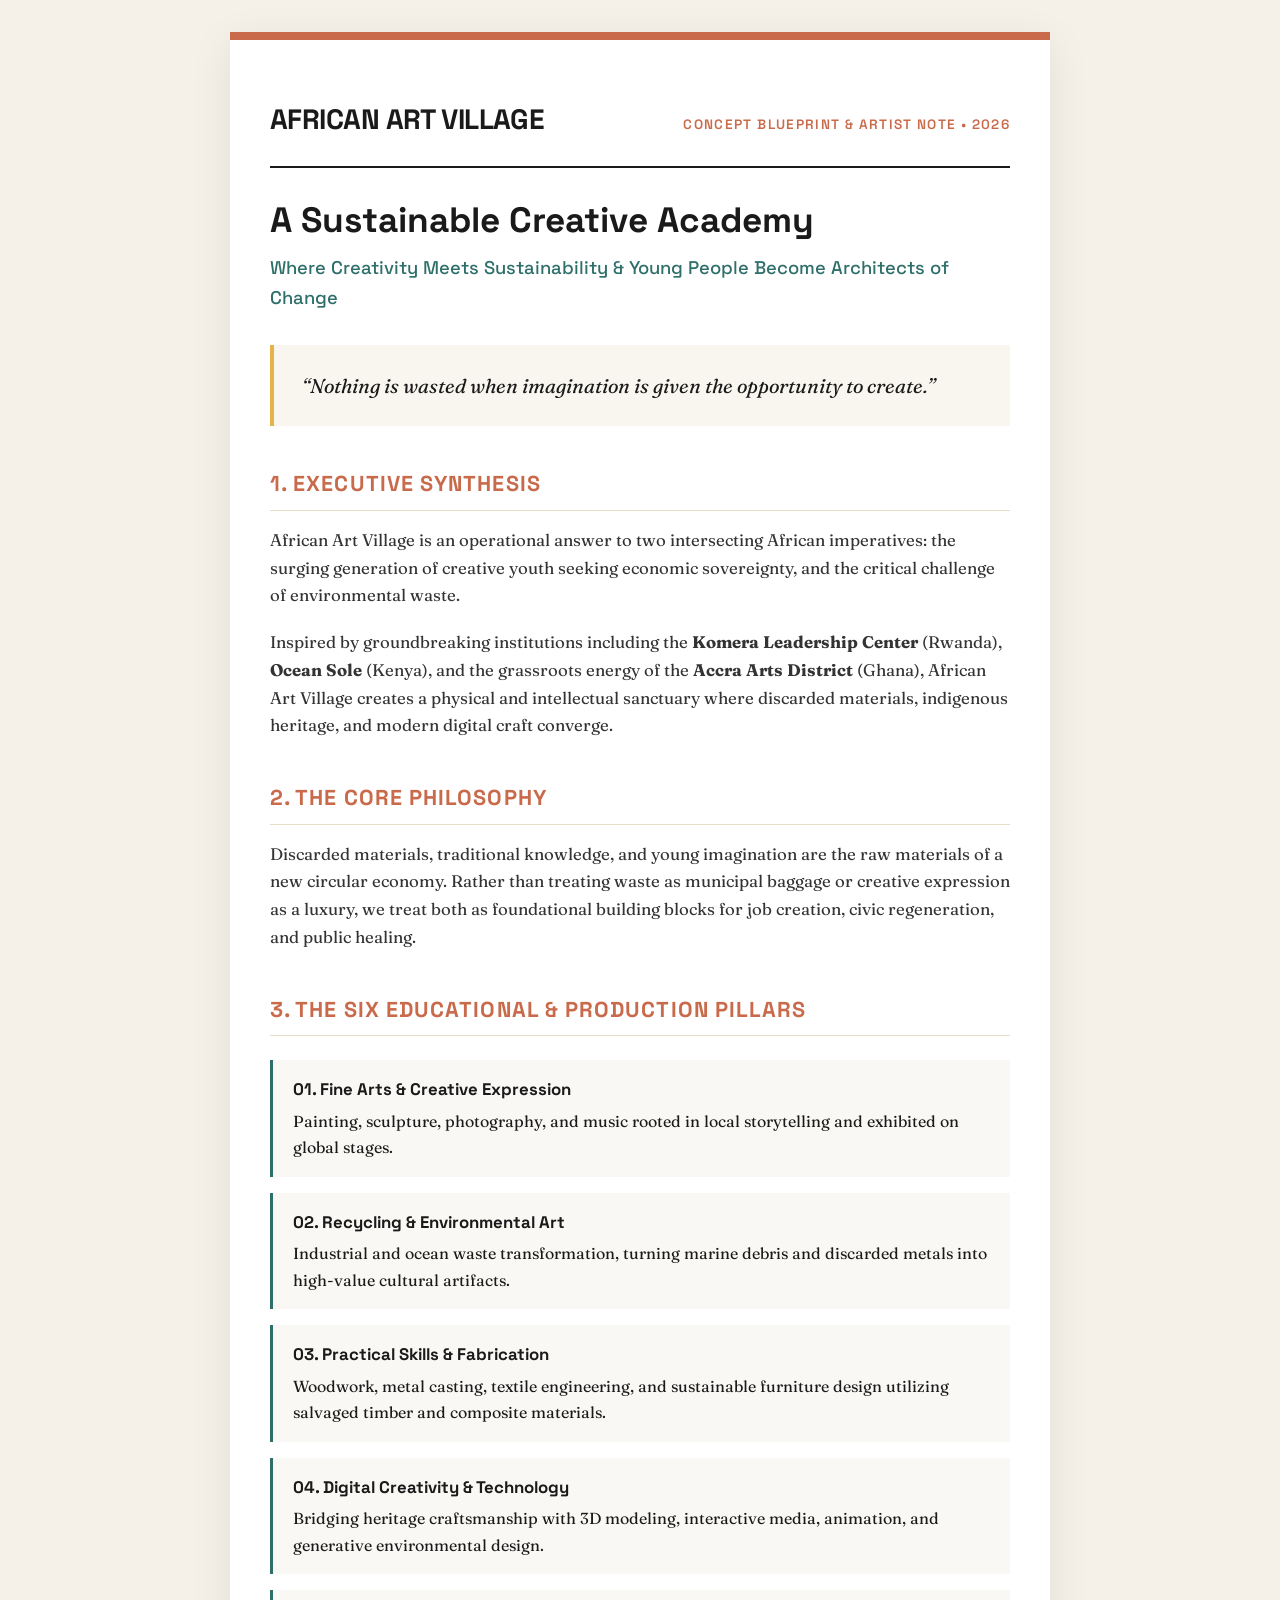
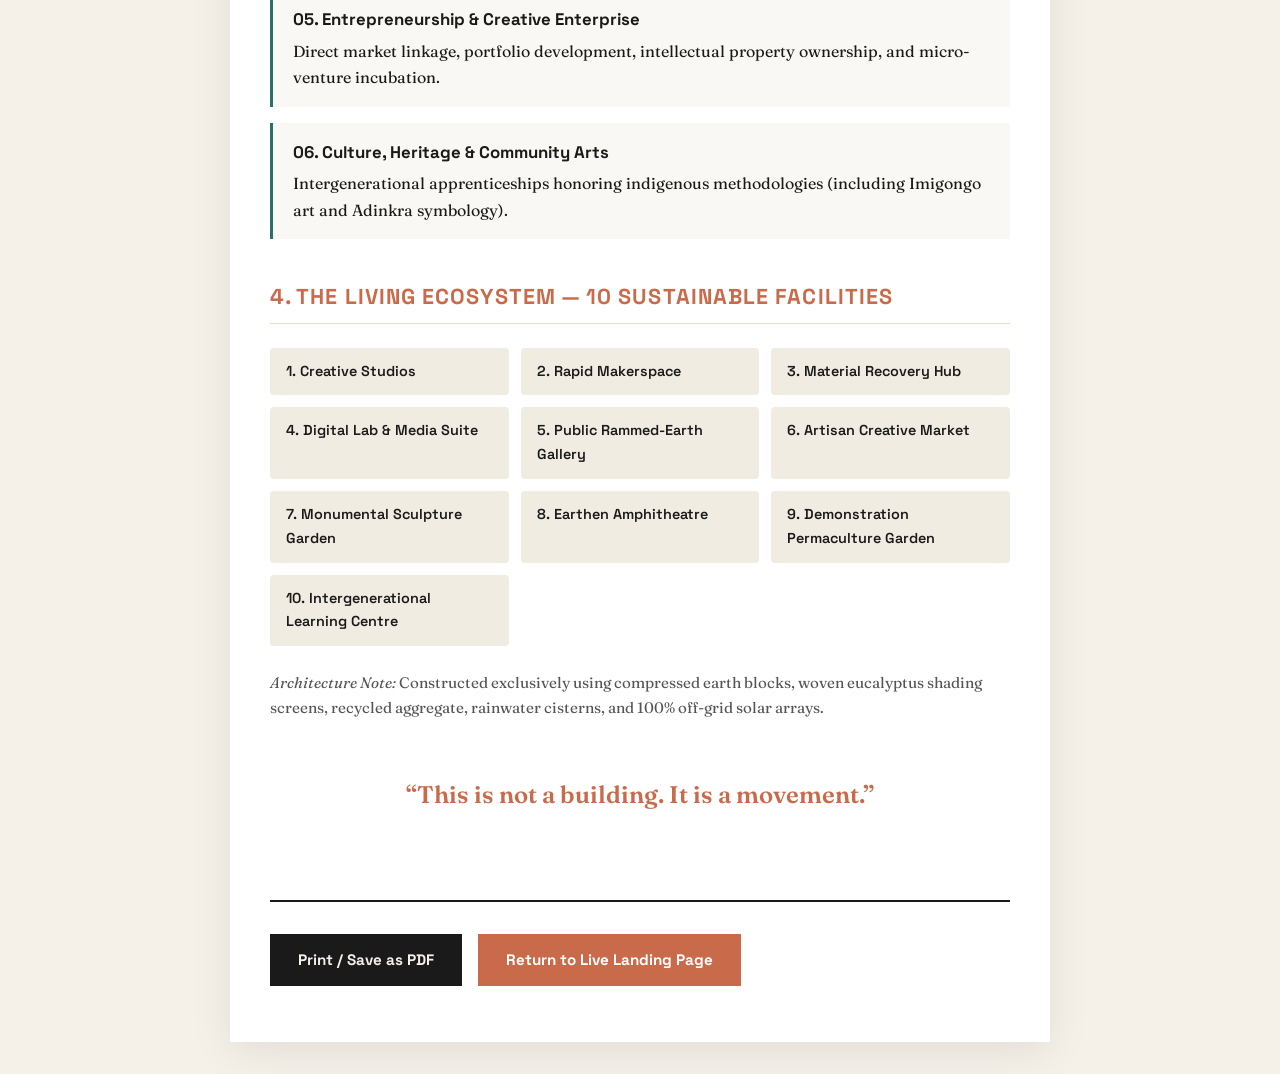
<file: vision-document.html>
<!DOCTYPE html>
<html lang="en">
<head>
  <meta charset="UTF-8">
  <meta name="viewport" content="width=device-width, initial-scale=1.0">
  <title>African Art Village | Full Vision Document & Concept Note</title>
  <link rel="preconnect" href="https://fonts.googleapis.com">
  <link rel="preconnect" href="https://fonts.gstatic.com" crossorigin>
  <link href="https://fonts.googleapis.com/css2?family=Fraunces:ital,opsz,wght@0,9..144,300..900;1,9..144,300..900&family=Space+Grotesk:wght@400;500;600;700&display=swap" rel="stylesheet">
  <style>
    :root {
      --base: #1A1A1A;
      --surface: #242424;
      --terracotta: #C96A4B;
      --teal: #2E6F6A;
      --gold: #E3B448;
      --offwhite: #F5F0E8;
      --muted: #A8A29E;
      --charcoal-light: #3A3A3A;
    }
    * { box-sizing: border-box; margin: 0; padding: 0; }
    body {
      background-color: var(--offwhite);
      color: var(--base);
      font-family: 'Fraunces', serif;
      line-height: 1.65;
      padding: 2rem 1rem;
    }
    .paper {
      max-width: 820px;
      margin: 0 auto;
      background: #FFFFFF;
      padding: 3.5rem 2.5rem;
      box-shadow: 0 10px 40px rgba(0,0,0,0.08);
      border-top: 8px solid var(--terracotta);
    }
    @media (max-width: 600px) {
      .paper { padding: 2rem 1.25rem; }
    }
    .header-bar {
      display: flex;
      justify-content: space-between;
      align-items: baseline;
      border-bottom: 2px solid var(--base);
      padding-bottom: 1.5rem;
      margin-bottom: 2rem;
      flex-wrap: wrap;
      gap: 1rem;
    }
    .brand-title {
      font-family: 'Space Grotesk', sans-serif;
      font-size: 1.75rem;
      font-weight: 700;
      letter-spacing: -0.02em;
      color: var(--base);
    }
    .meta-tag {
      font-family: 'Space Grotesk', sans-serif;
      font-size: 0.85rem;
      text-transform: uppercase;
      letter-spacing: 0.1em;
      color: var(--terracotta);
      font-weight: 600;
    }
    h1 {
      font-family: 'Space Grotesk', sans-serif;
      font-size: 2.2rem;
      line-height: 1.15;
      margin-bottom: 0.75rem;
      color: var(--base);
    }
    .subtitle {
      font-family: 'Space Grotesk', sans-serif;
      font-size: 1.15rem;
      color: var(--teal);
      margin-bottom: 2rem;
      font-weight: 500;
    }
    .manifesto-box {
      background: #F9F6F0;
      border-left: 4px solid var(--gold);
      padding: 1.5rem 1.75rem;
      margin-bottom: 2.5rem;
      font-size: 1.25rem;
      font-style: italic;
      color: var(--base);
    }
    h2 {
      font-family: 'Space Grotesk', sans-serif;
      font-size: 1.35rem;
      text-transform: uppercase;
      letter-spacing: 0.05em;
      color: var(--terracotta);
      border-bottom: 1px solid #E5DEC9;
      padding-bottom: 0.5rem;
      margin-top: 2.5rem;
      margin-bottom: 1rem;
    }
    p {
      margin-bottom: 1.2rem;
      font-size: 1.05rem;
      color: #333333;
    }
    .pillar-list {
      display: grid;
      grid-template-columns: 1fr;
      gap: 1rem;
      margin: 1.5rem 0;
    }
    .pillar-item {
      padding: 1rem 1.25rem;
      background: #FAF8F5;
      border-left: 3px solid var(--teal);
    }
    .pillar-name {
      font-family: 'Space Grotesk', sans-serif;
      font-weight: 700;
      font-size: 1.05rem;
      color: var(--base);
      margin-bottom: 0.25rem;
    }
    .facilities-grid {
      display: grid;
      grid-template-columns: repeat(auto-fit, minmax(220px, 1fr));
      gap: 0.75rem;
      margin: 1.5rem 0;
    }
    .facility-badge {
      background: #F0ECE1;
      padding: 0.75rem 1rem;
      font-family: 'Space Grotesk', sans-serif;
      font-size: 0.9rem;
      font-weight: 600;
      color: var(--base);
      border-radius: 4px;
    }
    .callout-quote {
      text-align: center;
      padding: 2.5rem 1.5rem;
      font-size: 1.5rem;
      font-weight: 600;
      color: var(--terracotta);
      line-height: 1.35;
    }
    .actions {
      display: flex;
      gap: 1rem;
      margin-top: 3rem;
      padding-top: 2rem;
      border-top: 2px solid var(--base);
      flex-wrap: wrap;
    }
    .btn {
      display: inline-block;
      padding: 0.85rem 1.75rem;
      font-family: 'Space Grotesk', sans-serif;
      font-size: 0.95rem;
      font-weight: 700;
      text-decoration: none;
      cursor: pointer;
      border: none;
      transition: all 0.2s;
    }
    .btn-primary {
      background: var(--base);
      color: var(--offwhite);
    }
    .btn-secondary {
      background: var(--terracotta);
      color: #FFFFFF;
    }
    @media print {
      body { background: #FFFFFF; padding: 0; }
      .paper { box-shadow: none; border-top: none; padding: 0; }
      .actions { display: none; }
    }
  </style>
</head>
<body>
  <div class="paper">
    <div class="header-bar">
      <div class="brand-title">AFRICAN ART VILLAGE</div>
      <div class="meta-tag">Concept Blueprint & Artist Note • 2026</div>
    </div>

    <h1>A Sustainable Creative Academy</h1>
    <div class="subtitle">Where Creativity Meets Sustainability & Young People Become Architects of Change</div>

    <div class="manifesto-box">
      “Nothing is wasted when imagination is given the opportunity to create.”
    </div>

    <h2>1. Executive Synthesis</h2>
    <p>
      African Art Village is an operational answer to two intersecting African imperatives: the surging generation of creative youth seeking economic sovereignty, and the critical challenge of environmental waste. 
    </p>
    <p>
      Inspired by groundbreaking institutions including the <strong>Komera Leadership Center</strong> (Rwanda), <strong>Ocean Sole</strong> (Kenya), and the grassroots energy of the <strong>Accra Arts District</strong> (Ghana), African Art Village creates a physical and intellectual sanctuary where discarded materials, indigenous heritage, and modern digital craft converge.
    </p>

    <h2>2. The Core Philosophy</h2>
    <p>
      Discarded materials, traditional knowledge, and young imagination are the raw materials of a new circular economy. Rather than treating waste as municipal baggage or creative expression as a luxury, we treat both as foundational building blocks for job creation, civic regeneration, and public healing.
    </p>

    <h2>3. The Six Educational & Production Pillars</h2>
    <div class="pillar-list">
      <div class="pillar-item">
        <div class="pillar-name">01. Fine Arts & Creative Expression</div>
        Painting, sculpture, photography, and music rooted in local storytelling and exhibited on global stages.
      </div>
      <div class="pillar-item">
        <div class="pillar-name">02. Recycling & Environmental Art</div>
        Industrial and ocean waste transformation, turning marine debris and discarded metals into high-value cultural artifacts.
      </div>
      <div class="pillar-item">
        <div class="pillar-name">03. Practical Skills & Fabrication</div>
        Woodwork, metal casting, textile engineering, and sustainable furniture design utilizing salvaged timber and composite materials.
      </div>
      <div class="pillar-item">
        <div class="pillar-name">04. Digital Creativity & Technology</div>
        Bridging heritage craftsmanship with 3D modeling, interactive media, animation, and generative environmental design.
      </div>
      <div class="pillar-item">
        <div class="pillar-name">05. Entrepreneurship & Creative Enterprise</div>
        Direct market linkage, portfolio development, intellectual property ownership, and micro-venture incubation.
      </div>
      <div class="pillar-item">
        <div class="pillar-name">06. Culture, Heritage & Community Arts</div>
        Intergenerational apprenticeships honoring indigenous methodologies (including Imigongo art and Adinkra symbology).
      </div>
    </div>

    <h2>4. The Living Ecosystem — 10 Sustainable Facilities</h2>
    <div class="facilities-grid">
      <div class="facility-badge">1. Creative Studios</div>
      <div class="facility-badge">2. Rapid Makerspace</div>
      <div class="facility-badge">3. Material Recovery Hub</div>
      <div class="facility-badge">4. Digital Lab & Media Suite</div>
      <div class="facility-badge">5. Public Rammed-Earth Gallery</div>
      <div class="facility-badge">6. Artisan Creative Market</div>
      <div class="facility-badge">7. Monumental Sculpture Garden</div>
      <div class="facility-badge">8. Earthen Amphitheatre</div>
      <div class="facility-badge">9. Demonstration Permaculture Garden</div>
      <div class="facility-badge">10. Intergenerational Learning Centre</div>
    </div>
    <p style="font-size: 0.95rem; color: #555; margin-top: 0.5rem;">
      <em>Architecture Note:</em> Constructed exclusively using compressed earth blocks, woven eucalyptus shading screens, recycled aggregate, rainwater cisterns, and 100% off-grid solar arrays.
    </p>

    <div class="callout-quote">
      “This is not a building. It is a movement.”
    </div>

    <div class="actions">
      <button class="btn btn-primary" onclick="window.print()">Print / Save as PDF</button>
      <a class="btn btn-secondary" href="index.html">Return to Live Landing Page</a>
    </div>
  </div>
</body>
</html>
</file>
